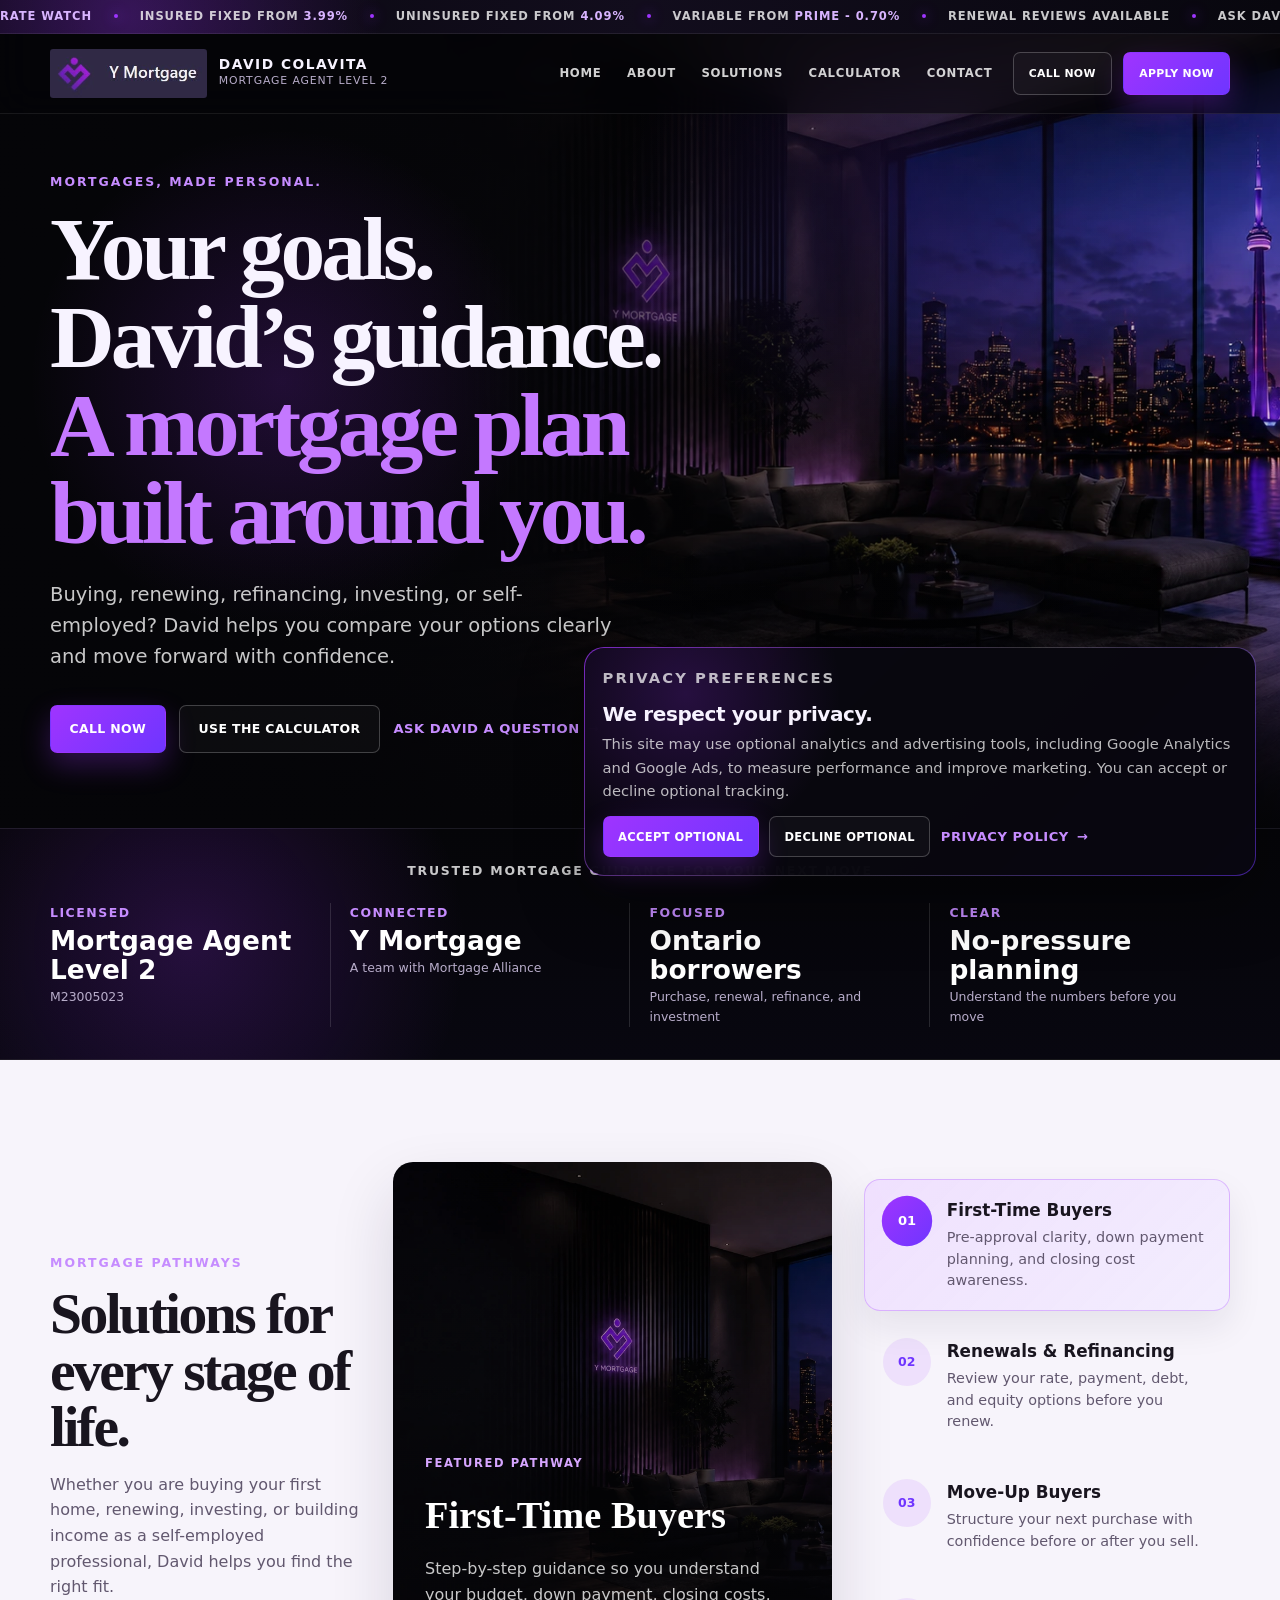
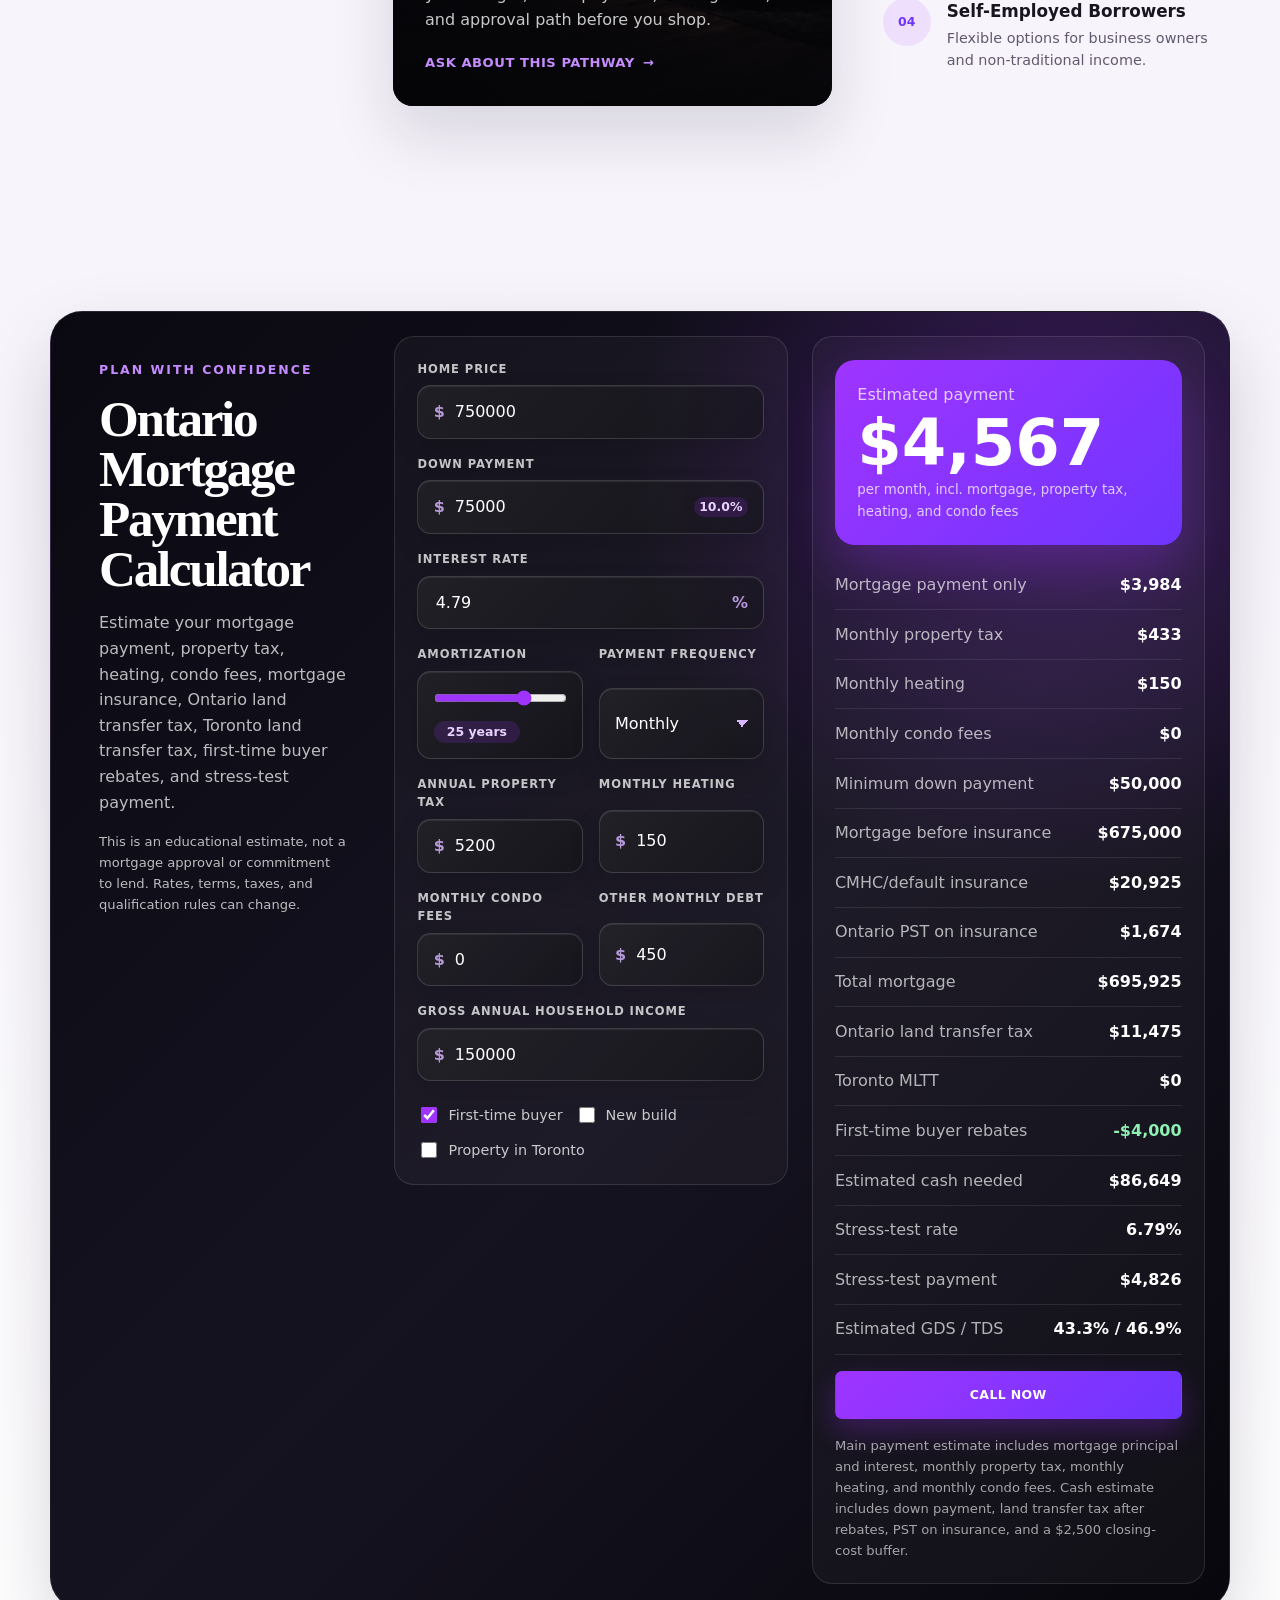
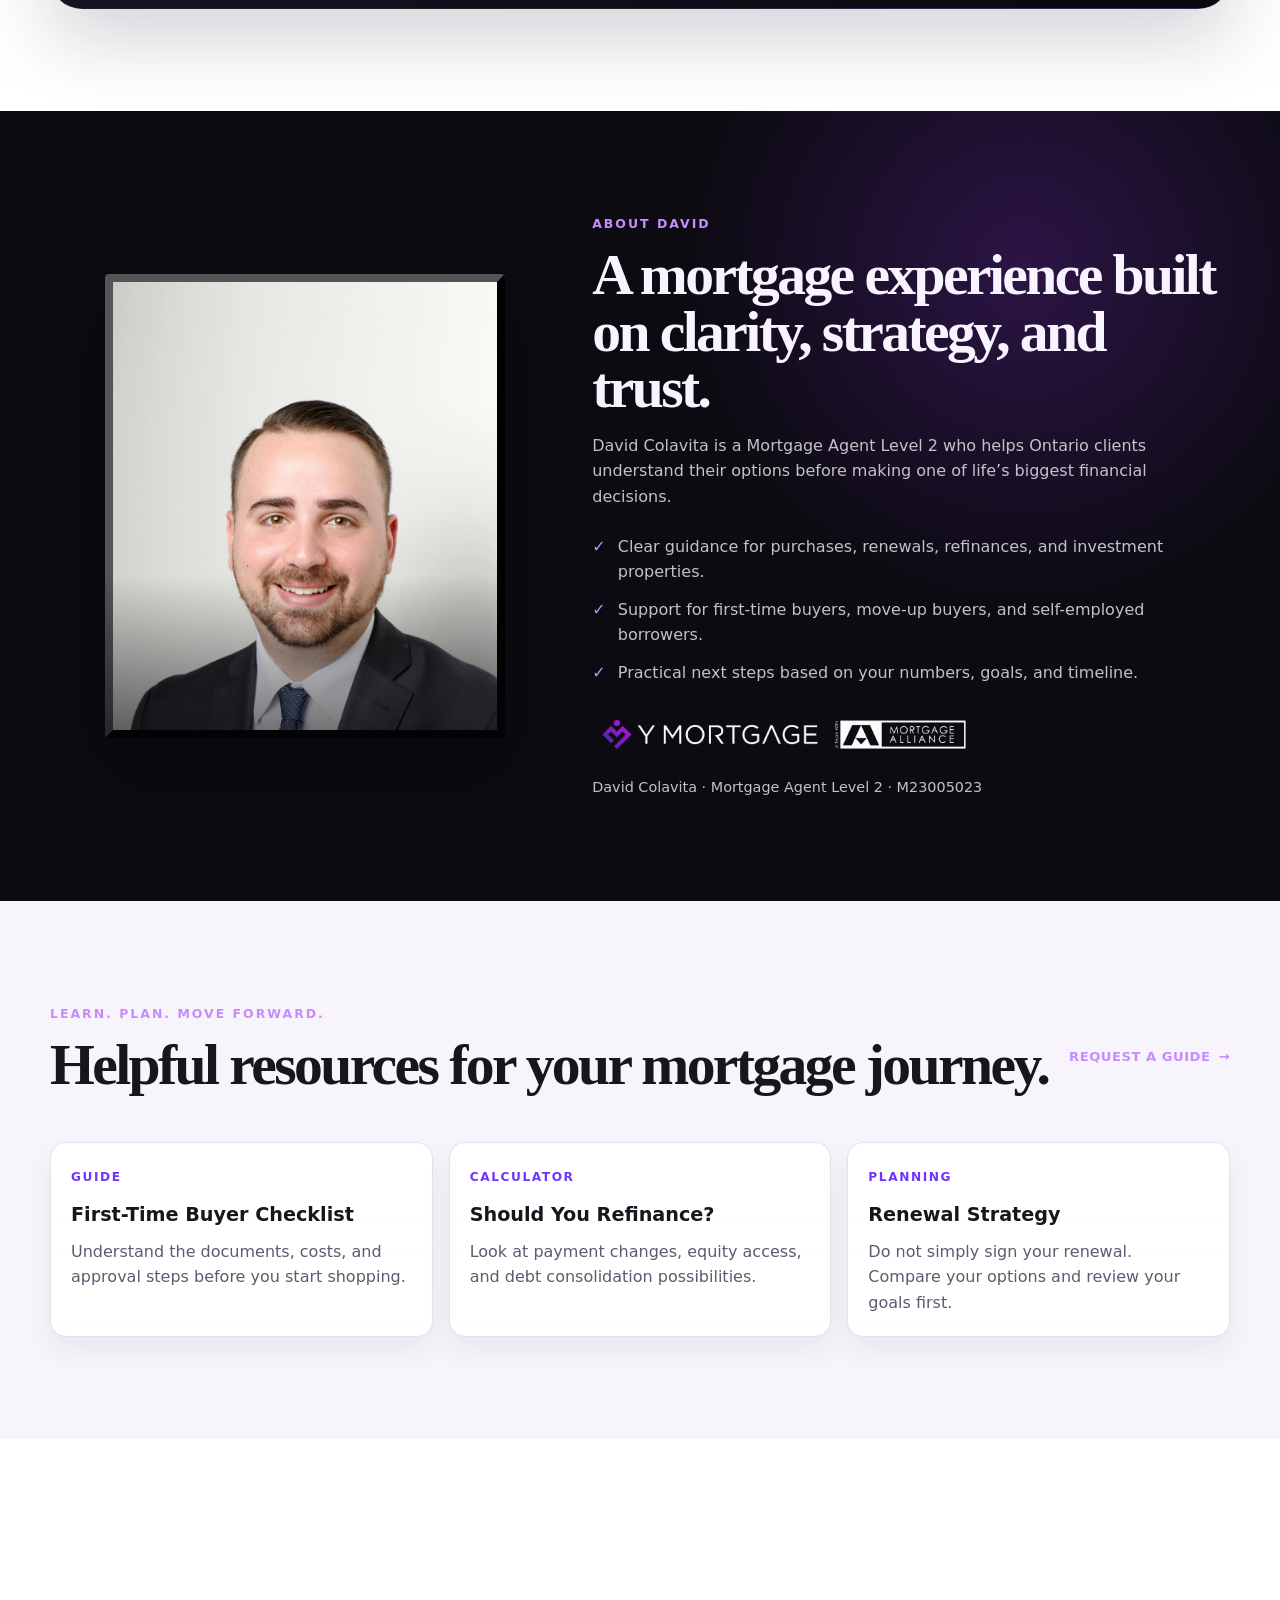
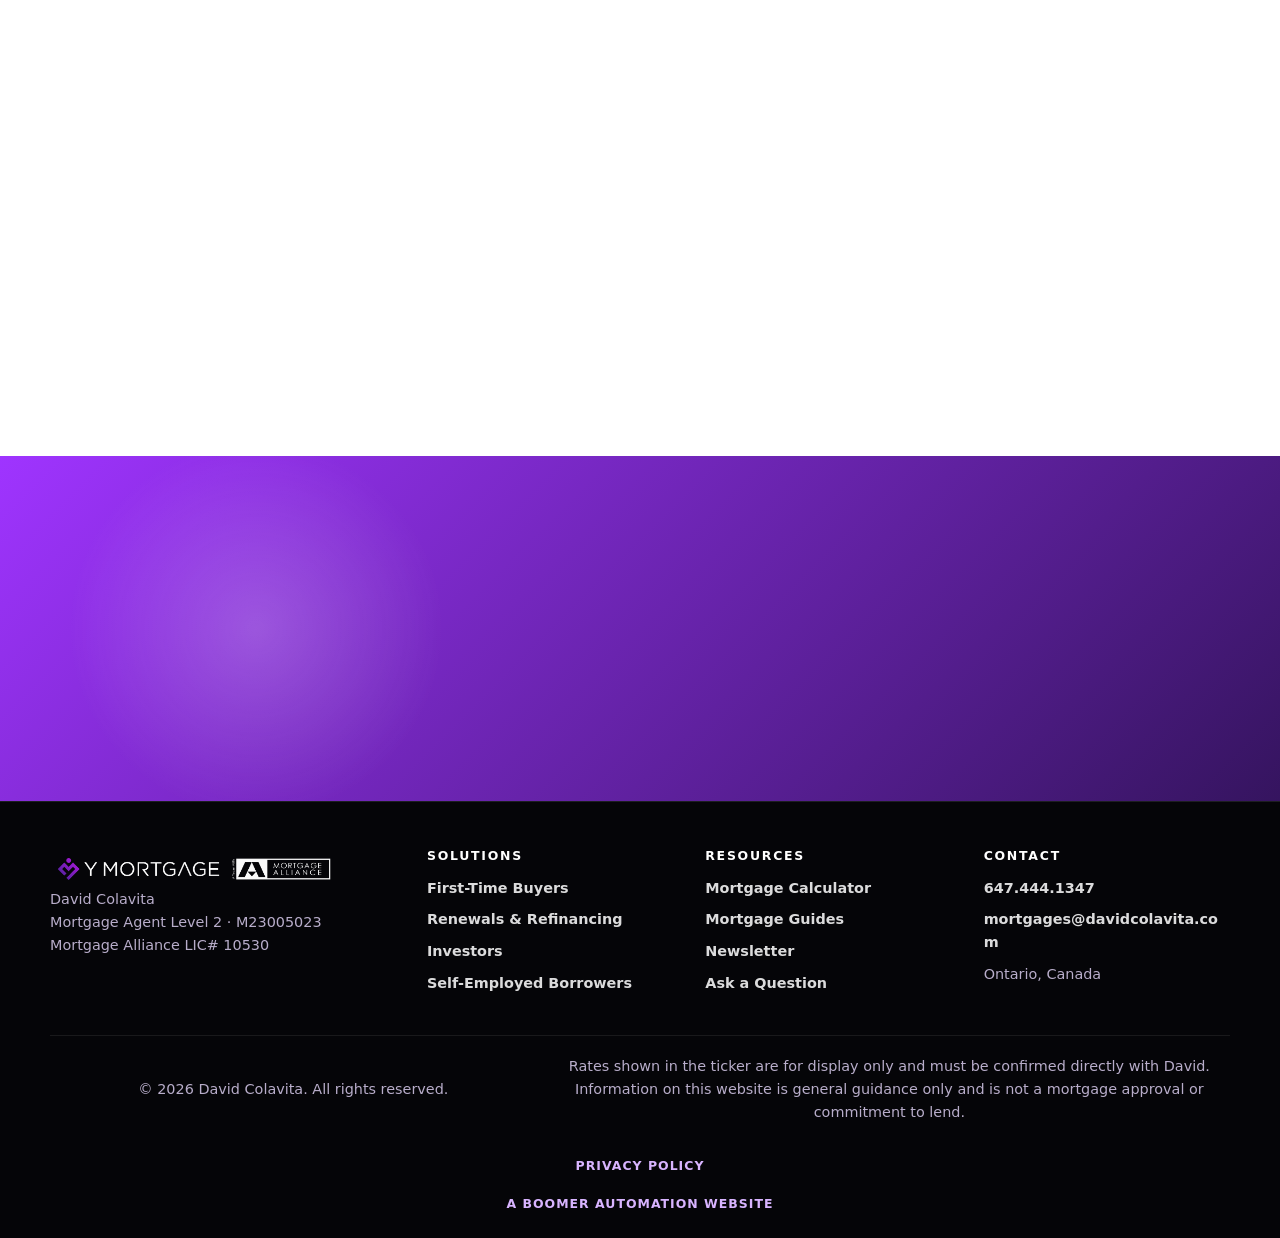
<file: index.html>
<!doctype html>
<html lang="en-CA">
  <head>
    <meta charset="utf-8" />
    <meta name="viewport" content="width=device-width, initial-scale=1" />

    <title>
      David Colavita Mortgage Agent Level 2 | Ontario Mortgage Guidance
    </title>
    <meta
      name="description"
      content="David Colavita is a Mortgage Agent Level 2 helping Ontario buyers, homeowners, investors, and self-employed borrowers compare mortgage options with clarity." />
    <meta name="robots" content="index,follow" />
    <link rel="canonical" href="https://davidcolavita.com/" />

    <!-- Open Graph / Facebook / LinkedIn -->
    <meta property="og:type" content="website" />
    <meta
      property="og:site_name"
      content="David Colavita Mortgage Agent Level 2" />
    <meta
      property="og:title"
      content="David Colavita Mortgage Agent Level 2 | Ontario Mortgage Guidance" />
    <meta
      property="og:description"
      content="Clear Ontario mortgage guidance for buying, renewing, refinancing, investing, and self-employed borrowing." />
    <meta property="og:url" content="https://davidcolavita.com/" />
    <meta
      property="og:image"
      content="https://davidcolavita.com/assets/images/og-david-colavita.v1.png" />
    <meta
      property="og:image:secure_url"
      content="https://davidcolavita.com/assets/images/og-david-colavita.v1.png" />
    <meta property="og:image:type" content="image/png" />
    <meta property="og:image:width" content="1200" />
    <meta property="og:image:height" content="630" />
    <meta
      property="og:image:alt"
      content="David Colavita Mortgage Agent Level 2 offering Ontario mortgage guidance." />
    <meta property="og:locale" content="en_CA" />

    <!-- Twitter / X -->
    <meta name="twitter:card" content="summary_large_image" />
    <meta
      name="twitter:title"
      content="David Colavita Mortgage Agent Level 2 | Ontario Mortgage Guidance" />
    <meta
      name="twitter:description"
      content="Clear Ontario mortgage guidance for buyers, homeowners, investors, and self-employed borrowers." />
    <meta
      name="twitter:image"
      content="https://davidcolavita.com/assets/images/og-david-colavita.v1.png" />
    <meta
      name="twitter:image:alt"
      content="David Colavita Mortgage Agent Level 2 offering Ontario mortgage guidance." />

    <!-- Local SEO -->
    <meta name="geo.region" content="CA-ON" />
    <meta name="geo.placename" content="Ontario" />
    <meta name="language" content="English" />
    <meta name="author" content="David Colavita" />

    <!-- Favicons -->
    <link
      rel="icon"
      type="image/png"
      sizes="32x32"
      href="assets/images/favicon.png" />
    <link
      rel="icon"
      type="image/png"
      sizes="192x192"
      href="assets/images/favicon.png" />
    <link rel="apple-touch-icon" href="assets/images/favicon.png" />
    <meta name="theme-color" content="#050508" />

    <!-- Performance -->
    <link
      rel="preload"
      as="image"
      href="assets/images/hero-david-colavita-banner.v1.webp"
      fetchpriority="high" />

    <!-- Styles -->
    <link rel="stylesheet" href="assets/css/global.v1.css" />
    <link rel="stylesheet" href="assets/css/home.v1.css" />

    <!-- Structured Data -->
    <script type="application/ld+json">
      {
        "@context": "https://schema.org",
        "@type": "FinancialService",
        "name": "David Colavita Mortgage Agent Level 2",
        "description": "Ontario mortgage guidance for home buyers, homeowners, investors, and self-employed borrowers.",
        "areaServed": {
          "@type": "AdministrativeArea",
          "name": "Ontario, Canada"
        },
        "telephone": "+1-647-444-1347",
        "email": "mortgages@davidcolavita.com",
        "url": "https://davidcolavita.com/",
        "image": "https://davidcolavita.com/assets/images/og-david-colavita.v1.png",
        "employee": {
          "@type": "Person",
          "name": "David Colavita",
          "jobTitle": "Mortgage Agent Level 2",
          "identifier": "M23005023"
        },
        "parentOrganization": {
          "@type": "Organization",
          "name": "Y Mortgage / Mortgage Alliance",
          "identifier": "LIC# 10530"
        }
      }
    </script>
  </head>

  <body>
    <a class="skip-link" href="#main">Skip to main content</a>

    <div id="siteHeaderMount"></div>

    <main id="main">
      <section class="hero" id="home" aria-labelledby="heroTitle">
        <div class="hero__shade" aria-hidden="true"></div>

        <div class="container hero__inner">
          <div class="hero__copy reveal-up">
            <p class="eyebrow">Mortgages, made personal.</p>
            <h1 id="heroTitle">
              Your goals.<br />
              David’s guidance.<br />
              <span>A mortgage plan built around you.</span>
            </h1>
            <p class="hero__lead">
              Buying, renewing, refinancing, investing, or self-employed? David
              helps you compare your options clearly and move forward with
              confidence.
            </p>

            <div class="hero__actions" aria-label="Primary actions">
              <a class="btn btn--primary" href="tel:+16474441347">Call Now</a>
              <a class="btn btn--ghost" href="#calculator"
                >Use the Calculator</a
              >
              <button
                class="text-link text-link--button"
                type="button"
                data-open-mortgage-form
                data-form-source="Hero Inquiry">
                Ask David a question
              </button>
            </div>
          </div>
        </div>
      </section>

      <section
        class="trust-strip"
        aria-label="David Colavita credentials and service style">
        <div class="container trust-strip__inner">
          <p class="trust-strip__intro">
            Trusted mortgage guidance for your next move
          </p>

          <div class="trust-strip__items">
            <article class="trust-item reveal-up">
              <span class="trust-item__kicker">Licensed</span>
              <strong>Mortgage Agent Level 2</strong>
              <span>M23005023</span>
            </article>

            <article class="trust-item reveal-up">
              <span class="trust-item__kicker">Connected</span>
              <strong>Y Mortgage</strong>
              <span>A team with Mortgage Alliance</span>
            </article>

            <article class="trust-item reveal-up">
              <span class="trust-item__kicker">Focused</span>
              <strong>Ontario borrowers</strong>
              <span>Purchase, renewal, refinance, and investment</span>
            </article>

            <article class="trust-item reveal-up">
              <span class="trust-item__kicker">Clear</span>
              <strong>No-pressure planning</strong>
              <span>Understand the numbers before you move</span>
            </article>
          </div>
        </div>
      </section>

      <section
        class="pathways section"
        id="solutions"
        aria-labelledby="pathwaysTitle">
        <div class="container pathways__grid">
          <div class="section-heading reveal-up">
            <p class="eyebrow">Mortgage pathways</p>
            <h2 id="pathwaysTitle">Solutions for every stage of life.</h2>
            <p>
              Whether you are buying your first home, renewing, investing, or
              building income as a self-employed professional, David helps you
              find the right fit.
            </p>
          </div>

          <article class="pathway-feature reveal-up" data-pathway-feature>
            <div class="pathway-feature__image" aria-hidden="true"></div>
            <div class="pathway-feature__content">
              <span class="pathway-feature__label">Featured pathway</span>
              <h3 data-feature-title>First-Time Buyers</h3>
              <p data-feature-copy>
                Step-by-step guidance so you understand your budget, down
                payment, closing costs, and approval path before you shop.
              </p>
              <button
                class="text-link text-link--button"
                type="button"
                data-open-mortgage-form
                data-form-source="Pathway CTA">
                Ask about this pathway
              </button>
            </div>
          </article>

          <div class="pathway-list" aria-label="Mortgage solution options">
            <button
              class="pathway-row is-active reveal-up"
              type="button"
              data-pathway-title="First-Time Buyers"
              data-pathway-copy="Step-by-step guidance so you understand your budget, down payment, closing costs, and approval path before you shop.">
              <span class="pathway-row__icon" aria-hidden="true">01</span>
              <span>
                <strong>First-Time Buyers</strong>
                <small
                  >Pre-approval clarity, down payment planning, and closing cost
                  awareness.</small
                >
              </span>
            </button>

            <button
              class="pathway-row reveal-up"
              type="button"
              data-pathway-title="Renewals & Refinancing"
              data-pathway-copy="Review your current mortgage, payment goals, equity position, and lender options before accepting a renewal offer.">
              <span class="pathway-row__icon" aria-hidden="true">02</span>
              <span>
                <strong>Renewals & Refinancing</strong>
                <small
                  >Review your rate, payment, debt, and equity options before
                  you renew.</small
                >
              </span>
            </button>

            <button
              class="pathway-row reveal-up"
              type="button"
              data-pathway-title="Move-Up Buyers"
              data-pathway-copy="Plan your next purchase with a clear look at timing, affordability, bridge financing questions, and approval requirements.">
              <span class="pathway-row__icon" aria-hidden="true">03</span>
              <span>
                <strong>Move-Up Buyers</strong>
                <small
                  >Structure your next purchase with confidence before or after
                  you sell.</small
                >
              </span>
            </button>

            <button
              class="pathway-row reveal-up"
              type="button"
              data-pathway-title="Self-Employed Borrowers"
              data-pathway-copy="Explore flexible lending options designed for business owners, contractors, incorporated professionals, and non-traditional income.">
              <span class="pathway-row__icon" aria-hidden="true">04</span>
              <span>
                <strong>Self-Employed Borrowers</strong>
                <small
                  >Flexible options for business owners and non-traditional
                  income.</small
                >
              </span>
            </button>
          </div>
        </div>
      </section>

      <section
        class="calculator section"
        id="calculator"
        aria-labelledby="calculatorTitle">
        <div class="container calculator__shell reveal-up">
          <div class="calculator__intro">
            <p class="eyebrow">Plan with confidence</p>
            <h2 id="calculatorTitle">Ontario Mortgage Payment Calculator</h2>
            <p>
              Estimate your mortgage payment, property tax, heating, condo fees,
              mortgage insurance, Ontario land transfer tax, Toronto land
              transfer tax, first-time buyer rebates, and stress-test payment.
            </p>
            <p class="fine-print">
              This is an educational estimate, not a mortgage approval or
              commitment to lend. Rates, terms, taxes, and qualification rules
              can change.
            </p>
          </div>

          <form
            class="calculator-form"
            id="mortgageCalculator"
            aria-label="Ontario mortgage calculator">
            <div class="field-group">
              <label for="homePrice">Home price</label>
              <div class="input-wrap">
                <span>$</span>
                <input
                  id="homePrice"
                  name="homePrice"
                  type="number"
                  min="50000"
                  step="1000"
                  value="750000"
                  inputmode="decimal" />
              </div>
            </div>

            <div class="field-group">
              <label for="downPayment">Down payment</label>
              <div class="input-wrap input-wrap--split">
                <span>$</span>
                <input
                  id="downPayment"
                  name="downPayment"
                  type="number"
                  min="0"
                  step="1000"
                  value="75000"
                  inputmode="decimal" />
                <output id="downPaymentPercent" for="homePrice downPayment"
                  >10%</output
                >
              </div>
            </div>

            <div class="field-group">
              <label for="interestRate">Interest rate</label>
              <div class="input-wrap input-wrap--suffix">
                <input
                  id="interestRate"
                  name="interestRate"
                  type="number"
                  min="0.1"
                  max="25"
                  step="0.01"
                  value="4.79"
                  inputmode="decimal" />
                <span>%</span>
              </div>
            </div>

            <div class="field-grid field-grid--two">
              <div class="field-group field-group--range">
                <label for="amortization">Amortization</label>

                <div class="range-control">
                  <input
                    id="amortization"
                    name="amortization"
                    type="range"
                    min="1"
                    max="35"
                    step="1"
                    value="25"
                    aria-describedby="amortizationValue" />

                  <output id="amortizationValue" for="amortization">
                    25 years
                  </output>
                </div>
              </div>

              <div class="field-group">
                <label for="frequency">Payment frequency</label>
                <select id="frequency" name="frequency">
                  <option value="12" selected>Monthly</option>
                  <option value="24">Semi-monthly</option>
                  <option value="26">Bi-weekly</option>
                  <option value="52">Weekly</option>
                </select>
              </div>
            </div>

            <div class="field-grid field-grid--two">
              <div class="field-group">
                <label for="propertyTax">Annual property tax</label>
                <div class="input-wrap">
                  <span>$</span>
                  <input
                    id="propertyTax"
                    name="propertyTax"
                    type="number"
                    min="0"
                    step="100"
                    value="5200"
                    inputmode="decimal" />
                </div>
              </div>

              <div class="field-group">
                <label for="heatingCost">Monthly heating</label>
                <div class="input-wrap">
                  <span>$</span>
                  <input
                    id="heatingCost"
                    name="heatingCost"
                    type="number"
                    min="0"
                    step="10"
                    value="150"
                    inputmode="decimal" />
                </div>
              </div>
            </div>

            <div class="field-grid field-grid--two">
              <div class="field-group">
                <label for="condoFees">Monthly condo fees</label>
                <div class="input-wrap">
                  <span>$</span>
                  <input
                    id="condoFees"
                    name="condoFees"
                    type="number"
                    min="0"
                    step="25"
                    value="0"
                    inputmode="decimal" />
                </div>
              </div>

              <div class="field-group">
                <label for="monthlyDebt">Other monthly debt</label>
                <div class="input-wrap">
                  <span>$</span>
                  <input
                    id="monthlyDebt"
                    name="monthlyDebt"
                    type="number"
                    min="0"
                    step="25"
                    value="450"
                    inputmode="decimal" />
                </div>
              </div>
            </div>

            <div class="field-group">
              <label for="grossIncome">Gross annual household income</label>
              <div class="input-wrap">
                <span>$</span>
                <input
                  id="grossIncome"
                  name="grossIncome"
                  type="number"
                  min="0"
                  step="1000"
                  value="150000"
                  inputmode="decimal" />
              </div>
            </div>

            <div class="toggle-row" aria-label="Buyer and property options">
              <label class="check-option">
                <input
                  id="firstTimeBuyer"
                  name="firstTimeBuyer"
                  type="checkbox"
                  checked />
                <span>First-time buyer</span>
              </label>

              <label class="check-option">
                <input id="newBuild" name="newBuild" type="checkbox" />
                <span>New build</span>
              </label>

              <label class="check-option">
                <input id="inToronto" name="inToronto" type="checkbox" />
                <span>Property in Toronto</span>
              </label>
            </div>
          </form>

          <aside
            class="calculator-results"
            aria-live="polite"
            aria-label="Mortgage estimate results">
            <div class="result-card result-card--hero">
              <span>Estimated payment</span>
              <strong data-result="payment">$0</strong>
              <small data-result="paymentLabel"
                >per month, incl. mortgage, property tax, heating, and condo
                fees</small
              >
            </div>

            <dl class="result-list">
              <div>
                <dt>Mortgage payment only</dt>
                <dd data-result="principalInterest">$0</dd>
              </div>
              <div>
                <dt>Monthly property tax</dt>
                <dd data-result="propertyTaxMonthly">$0</dd>
              </div>
              <div>
                <dt>Monthly heating</dt>
                <dd data-result="heatingMonthly">$0</dd>
              </div>
              <div>
                <dt>Monthly condo fees</dt>
                <dd data-result="condoFeesMonthly">$0</dd>
              </div>
              <div>
                <dt>Minimum down payment</dt>
                <dd data-result="minDownPayment">$0</dd>
              </div>
              <div>
                <dt>Mortgage before insurance</dt>
                <dd data-result="baseMortgage">$0</dd>
              </div>
              <div>
                <dt>CMHC/default insurance</dt>
                <dd data-result="insurancePremium">$0</dd>
              </div>
              <div>
                <dt>Ontario PST on insurance</dt>
                <dd data-result="insurancePst">$0</dd>
              </div>
              <div>
                <dt>Total mortgage</dt>
                <dd data-result="totalMortgage">$0</dd>
              </div>
              <div>
                <dt>Ontario land transfer tax</dt>
                <dd data-result="ontarioLtt">$0</dd>
              </div>
              <div>
                <dt>Toronto MLTT</dt>
                <dd data-result="torontoLtt">$0</dd>
              </div>
              <div>
                <dt>First-time buyer rebates</dt>
                <dd class="positive" data-result="rebates">-$0</dd>
              </div>
              <div>
                <dt>Estimated cash needed</dt>
                <dd data-result="cashNeeded">$0</dd>
              </div>
              <div>
                <dt>Stress-test rate</dt>
                <dd data-result="stressRate">0%</dd>
              </div>
              <div>
                <dt>Stress-test payment</dt>
                <dd data-result="stressPayment">$0</dd>
              </div>
              <div>
                <dt>Estimated GDS / TDS</dt>
                <dd data-result="debtRatios">0% / 0%</dd>
              </div>
            </dl>

            <div class="calculator-warning" data-result="warnings" hidden></div>

            <a class="btn btn--primary btn--full" href="tel:+16474441347"
              >Call Now</a
            >
            <p class="fine-print fine-print--results">
              Main payment estimate includes mortgage principal and interest,
              monthly property tax, monthly heating, and monthly condo fees.
              Cash estimate includes down payment, land transfer tax after
              rebates, PST on insurance, and a $2,500 closing-cost buffer.
            </p>
          </aside>
        </div>
      </section>

      <section
        class="about section section--dark"
        id="about"
        aria-labelledby="aboutTitle">
        <div class="container about__grid">
          <div class="about__image reveal-up">
            <img
              src="assets/images/david-colavita-headshot.v1.webp"
              alt="Portrait of David Colavita"
              loading="lazy" />
          </div>

          <div class="about__content reveal-up">
            <p class="eyebrow">About David</p>
            <h2 id="aboutTitle">
              A mortgage experience built on clarity, strategy, and trust.
            </h2>
            <p>
              David Colavita is a Mortgage Agent Level 2 who helps Ontario
              clients understand their options before making one of life’s
              biggest financial decisions.
            </p>

            <ul class="check-list">
              <li>
                Clear guidance for purchases, renewals, refinances, and
                investment properties.
              </li>
              <li>
                Support for first-time buyers, move-up buyers, and self-employed
                borrowers.
              </li>
              <li>
                Practical next steps based on your numbers, goals, and timeline.
              </li>
            </ul>

            <div class="credential-card">
              <img
                src="assets/images/y-mortgage-logo-horizontal-light.v2.png"
                alt="Y Mortgage, a team with Mortgage Alliance"
                loading="lazy" />
              <p>David Colavita · Mortgage Agent Level 2 · M23005023</p>
            </div>
          </div>
        </div>
      </section>

      <section
        class="resources section"
        id="resources"
        aria-labelledby="resourcesTitle">
        <div class="container">
          <div class="resources__top reveal-up">
            <div>
              <p class="eyebrow">Learn. Plan. Move forward.</p>
              <h2 id="resourcesTitle">
                Helpful resources for your mortgage journey.
              </h2>
            </div>
            <button
              class="text-link text-link--button"
              type="button"
              data-open-mortgage-form
              data-form-source="Resources CTA">
              Request a guide
            </button>
          </div>

          <div class="resource-grid">
            <article class="resource-card reveal-up">
              <span>Guide</span>
              <h3>First-Time Buyer Checklist</h3>
              <p>
                Understand the documents, costs, and approval steps before you
                start shopping.
              </p>
            </article>

            <article class="resource-card reveal-up">
              <span>Calculator</span>
              <h3>Should You Refinance?</h3>
              <p>
                Look at payment changes, equity access, and debt consolidation
                possibilities.
              </p>
            </article>

            <article class="resource-card reveal-up">
              <span>Planning</span>
              <h3>Renewal Strategy</h3>
              <p>
                Do not simply sign your renewal. Compare your options and review
                your goals first.
              </p>
            </article>
          </div>
        </div>
      </section>

      <section
        class="newsletter section"
        id="newsletter"
        aria-labelledby="newsletterTitle">
        <div class="container newsletter__shell reveal-up">
          <div class="newsletter__copy">
            <p class="eyebrow">Newsletter</p>
            <h2 id="newsletterTitle">Mortgage updates without the noise.</h2>
            <p>
              Sign up for occasional mortgage tips, rate-watch notes, renewal
              reminders, and practical planning insights from David.
            </p>
            <p class="fine-print">
              Newsletter signups can be reviewed manually or added into David’s
              CRM/newsletter system later.
            </p>
          </div>

          <form
            class="newsletter-form"
            name="newsletter-signup"
            method="POST"
            action="thank-you.html"
            data-netlify="true"
            netlify-honeypot="bot-field">
            <input type="hidden" name="form-name" value="newsletter-signup" />

            <p class="form-hidden">
              <label>
                Do not fill this out if you are human:
                <input name="bot-field" />
              </label>
            </p>

            <div class="form-field">
              <label for="newsletterName">Name</label>
              <input
                id="newsletterName"
                name="name"
                type="text"
                autocomplete="name" />
            </div>

            <div class="form-field">
              <label for="newsletterEmail">Email address</label>
              <input
                id="newsletterEmail"
                name="email"
                type="email"
                autocomplete="email"
                required />
            </div>

            <label class="form-consent">
              <input
                type="checkbox"
                name="newsletter_consent"
                value="Yes"
                required />
              <span>
                I agree to receive mortgage-related updates from David Colavita.
                I understand I can unsubscribe later.
              </span>
            </label>

            <button class="btn btn--primary btn--full" type="submit">
              Sign up for updates
            </button>
          </form>
        </div>
      </section>

      <section class="final-cta" id="contact" aria-labelledby="ctaTitle">
        <div class="container final-cta__inner reveal-up">
          <div>
            <p class="eyebrow">Ready to talk?</p>
            <h2 id="ctaTitle">Let’s create a plan that moves you forward.</h2>
            <p>
              Call David or send an inquiry to start with a clear conversation
              about your next step.
            </p>
          </div>

          <div class="final-cta__actions">
            <a class="btn btn--light" href="tel:+16474441347">647.444.1347</a>
            <a class="btn btn--light" href="mailto:mortgages@davidcolavita.com"
              >mortgages@davidcolavita.com</a
            >
          </div>
        </div>
      </section>

      <section
        class="mortgage-form-modal"
        id="mortgageInquiry"
        aria-labelledby="mortgageFormTitle"
        aria-hidden="true"
        hidden>
        <div
          class="mortgage-form-modal__backdrop"
          data-form-close
          aria-hidden="true"></div>

        <div class="mortgage-form-modal__panel" role="dialog" aria-modal="true">
          <button
            class="mortgage-form-modal__close"
            type="button"
            data-form-close
            aria-label="Close mortgage inquiry form">
            ×
          </button>

          <div class="mortgage-form-modal__intro">
            <p class="eyebrow">Mortgage inquiry</p>
            <h2 id="mortgageFormTitle">Start with a clear conversation.</h2>
            <p>
              Send David a few details and he will follow up about your mortgage
              goals.
            </p>
          </div>

          <form
            class="mortgage-form"
            name="mortgage-inquiry"
            method="POST"
            action="thank-you.html"
            data-netlify="true"
            netlify-honeypot="bot-field"
            data-mortgage-form>
            <input type="hidden" name="form-name" value="mortgage-inquiry" />
            <input
              type="hidden"
              name="source"
              value="Website inquiry"
              data-form-source-field />
            <input
              type="hidden"
              name="selected_pathway"
              value=""
              data-form-pathway-field />

            <p class="form-hidden">
              <label>
                Do not fill this out if you are human:
                <input name="bot-field" />
              </label>
            </p>

            <div class="mortgage-form__grid">
              <div class="form-field">
                <label for="inquiryName">Full name</label>
                <input
                  id="inquiryName"
                  name="name"
                  type="text"
                  autocomplete="name"
                  required />
              </div>

              <div class="form-field">
                <label for="inquiryEmail">Email address</label>
                <input
                  id="inquiryEmail"
                  name="email"
                  type="email"
                  autocomplete="email"
                  required />
              </div>
            </div>

            <div class="mortgage-form__grid">
              <div class="form-field">
                <label for="inquiryPhone">Phone number</label>
                <input
                  id="inquiryPhone"
                  name="phone"
                  type="tel"
                  autocomplete="tel"
                  required />
              </div>

              <div class="form-field">
                <label for="mortgageInterest">I am interested in</label>
                <select id="mortgageInterest" name="mortgage_interest" required>
                  <option value="">Select one</option>
                  <option value="First-Time Buyers">First-Time Buyers</option>
                  <option value="Renewals & Refinancing">
                    Renewals & Refinancing
                  </option>
                  <option value="Move-Up Buyers">Move-Up Buyers</option>
                  <option value="Self-Employed Borrowers">
                    Self-Employed Borrowers
                  </option>
                  <option value="General Mortgage Question">
                    General Mortgage Question
                  </option>
                </select>
              </div>
            </div>

            <div class="form-field">
              <label for="inquiryMessage">Message</label>
              <textarea
                id="inquiryMessage"
                name="message"
                rows="5"
                placeholder="Tell David a little about your situation, timeline, or question."></textarea>
            </div>

            <label class="form-consent">
              <input
                type="checkbox"
                name="consent_to_contact"
                value="Yes"
                required />
              <span>
                I agree that David Colavita may use the information provided to
                respond to my inquiry and may add my inquiry to his CRM for
                follow-up. I understand this is not a mortgage approval or
                commitment to lend.
              </span>
            </label>

            <label class="form-consent">
              <input type="checkbox" name="newsletter_opt_in" value="Yes" />
              <span>
                I would also like to receive occasional mortgage updates,
                rate-watch notes, renewal reminders, and planning tips from
                David Colavita.
              </span>
            </label>

            <p class="form-note">
              Please do not submit Social Insurance Numbers, banking passwords,
              full account numbers, or sensitive financial documents through
              this form. See the
              <a href="privacy.html">Privacy Policy</a>.
            </p>

            <button class="btn btn--primary btn--full" type="submit">
              Send inquiry to David
            </button>
          </form>
        </div>
      </section>
    </main>

    <div id="siteFooterMount"></div>

    <script src="assets/js/global.v1.js" defer></script>
    <script src="assets/js/mortgage-calculator.v1.js" defer></script>
  </body>
</html>
</file>
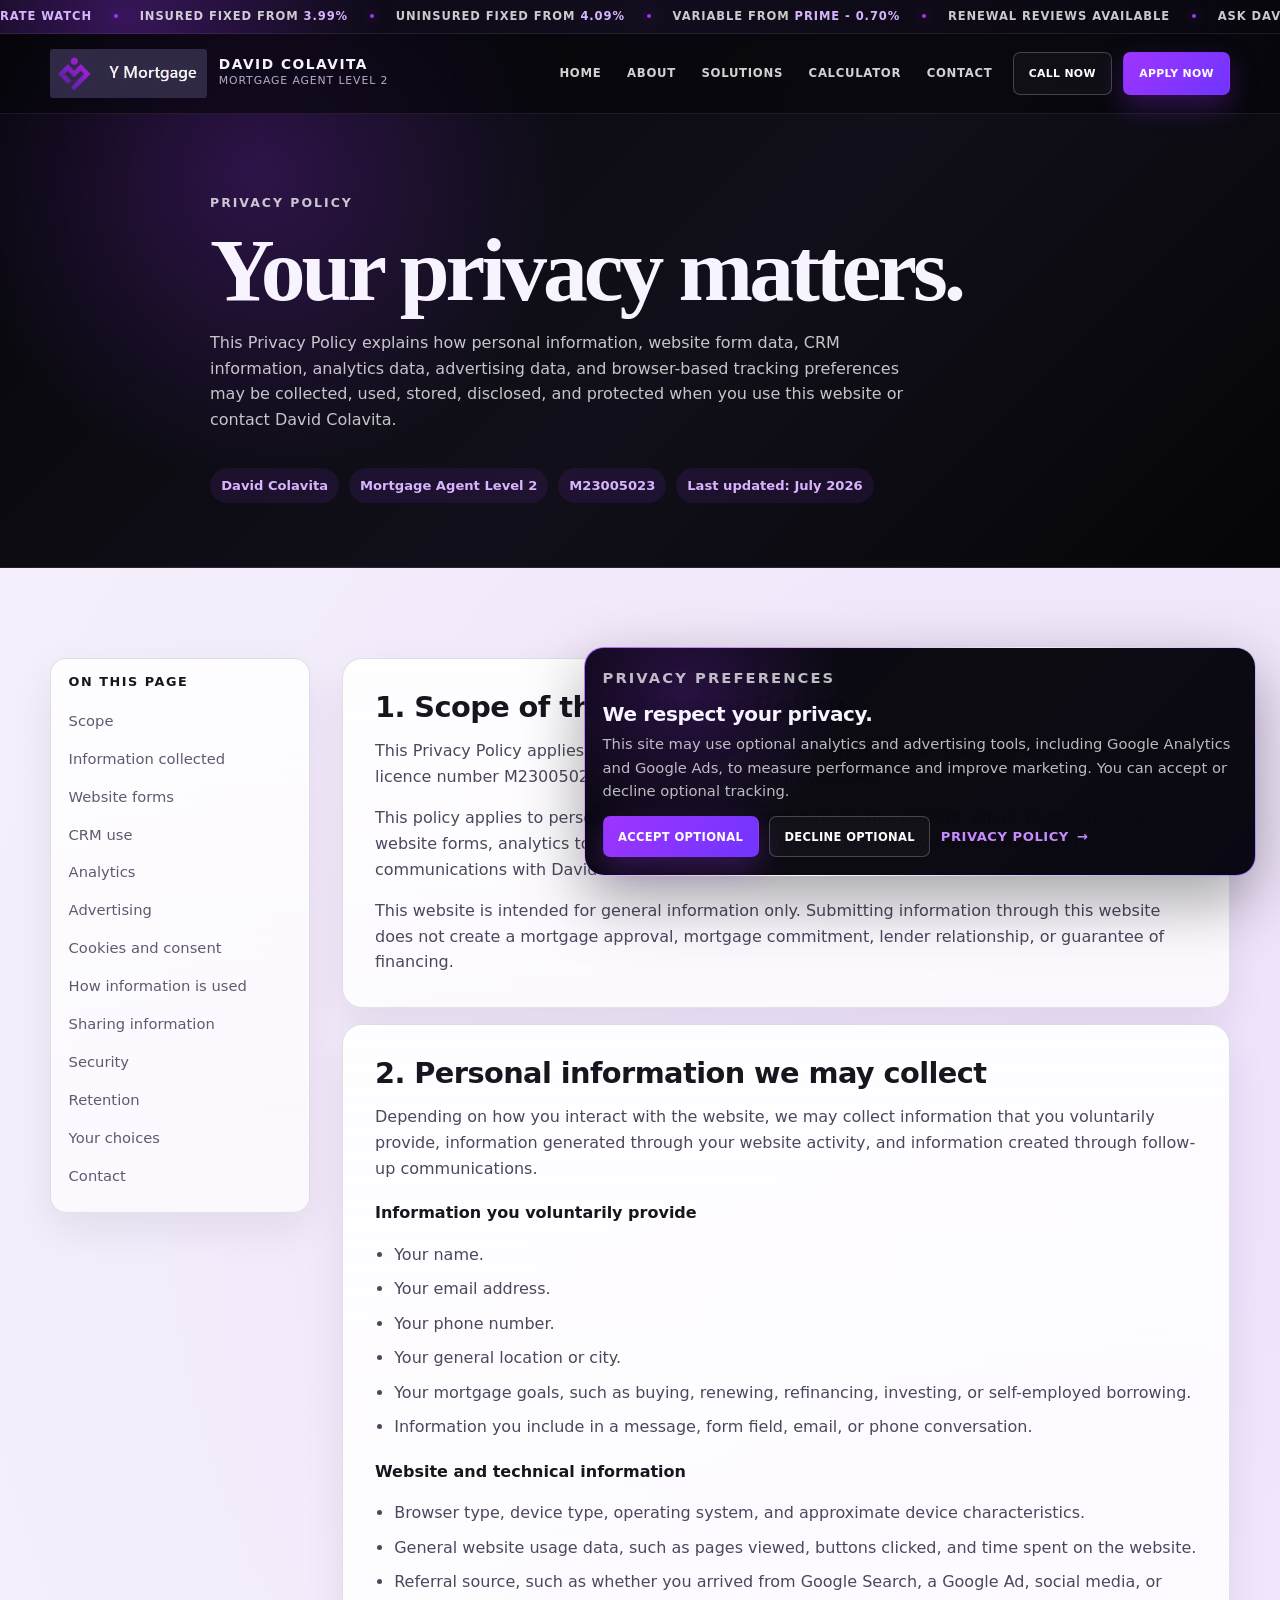
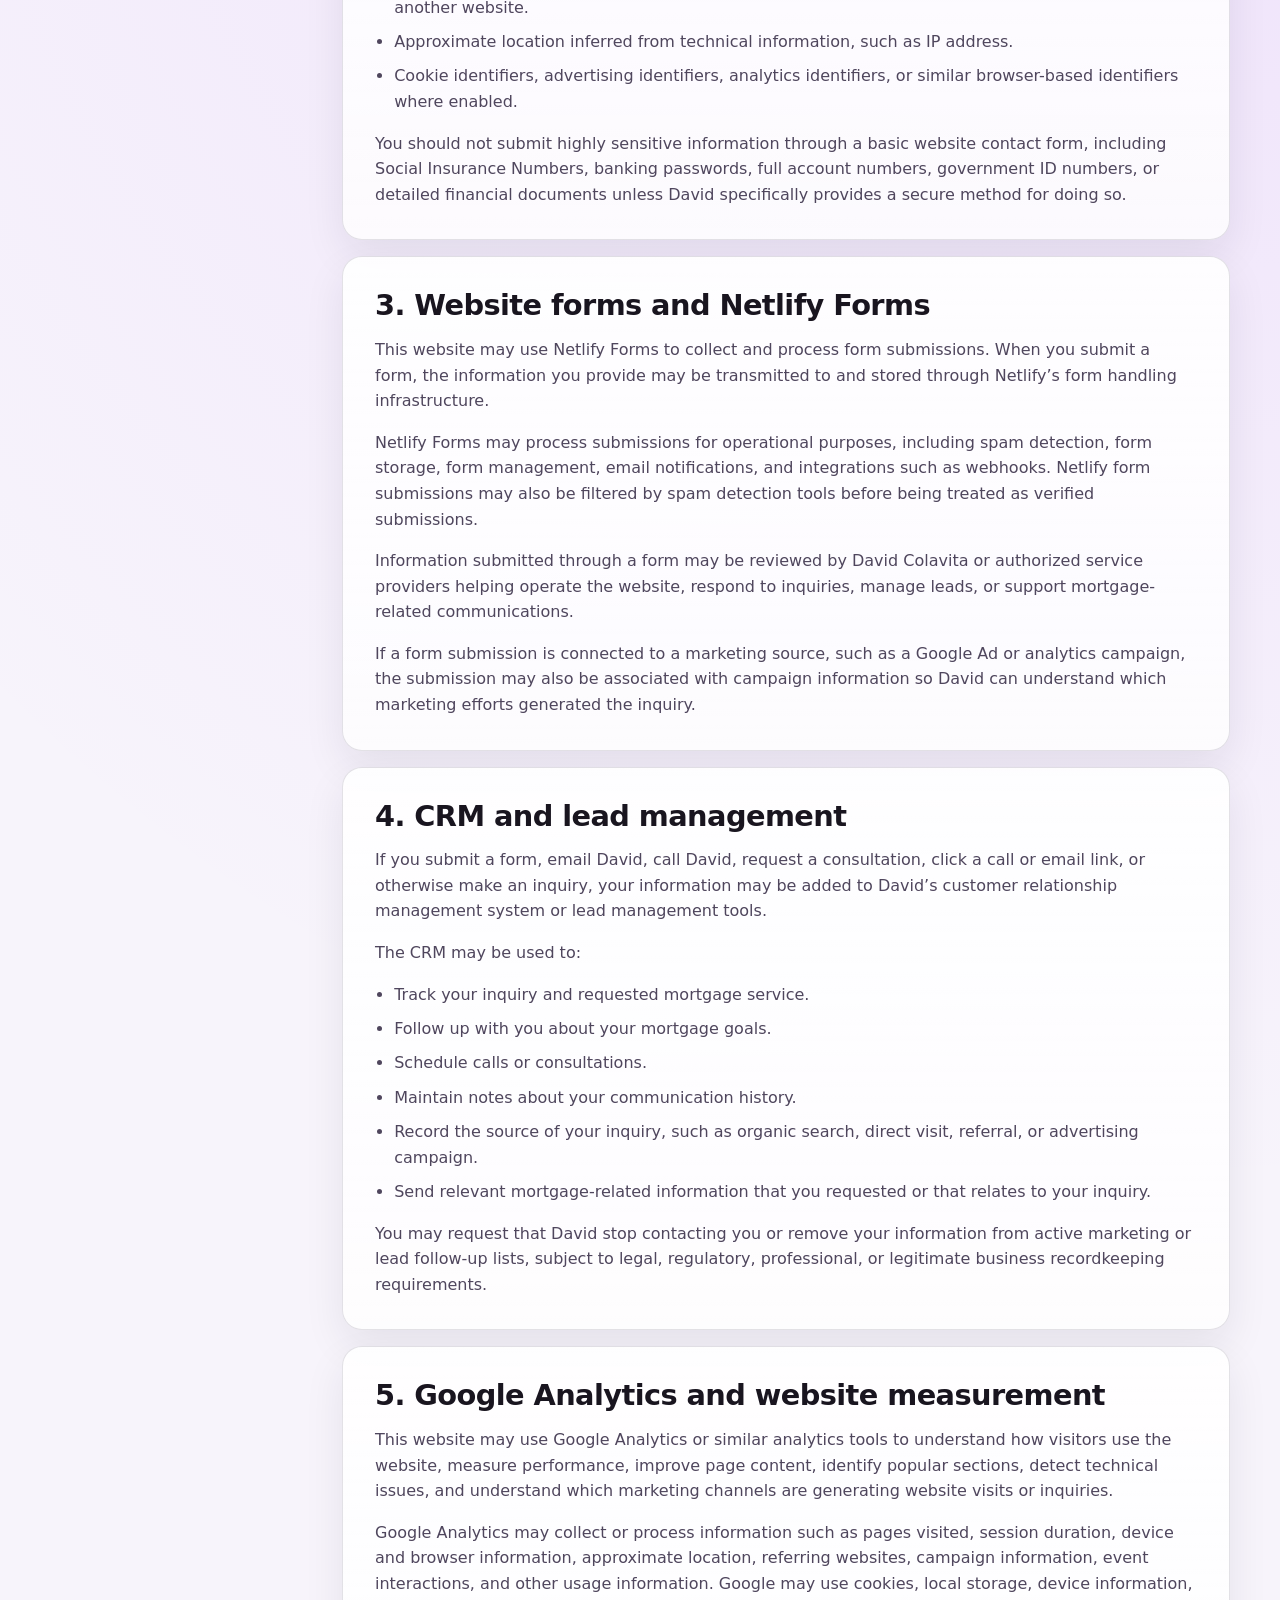
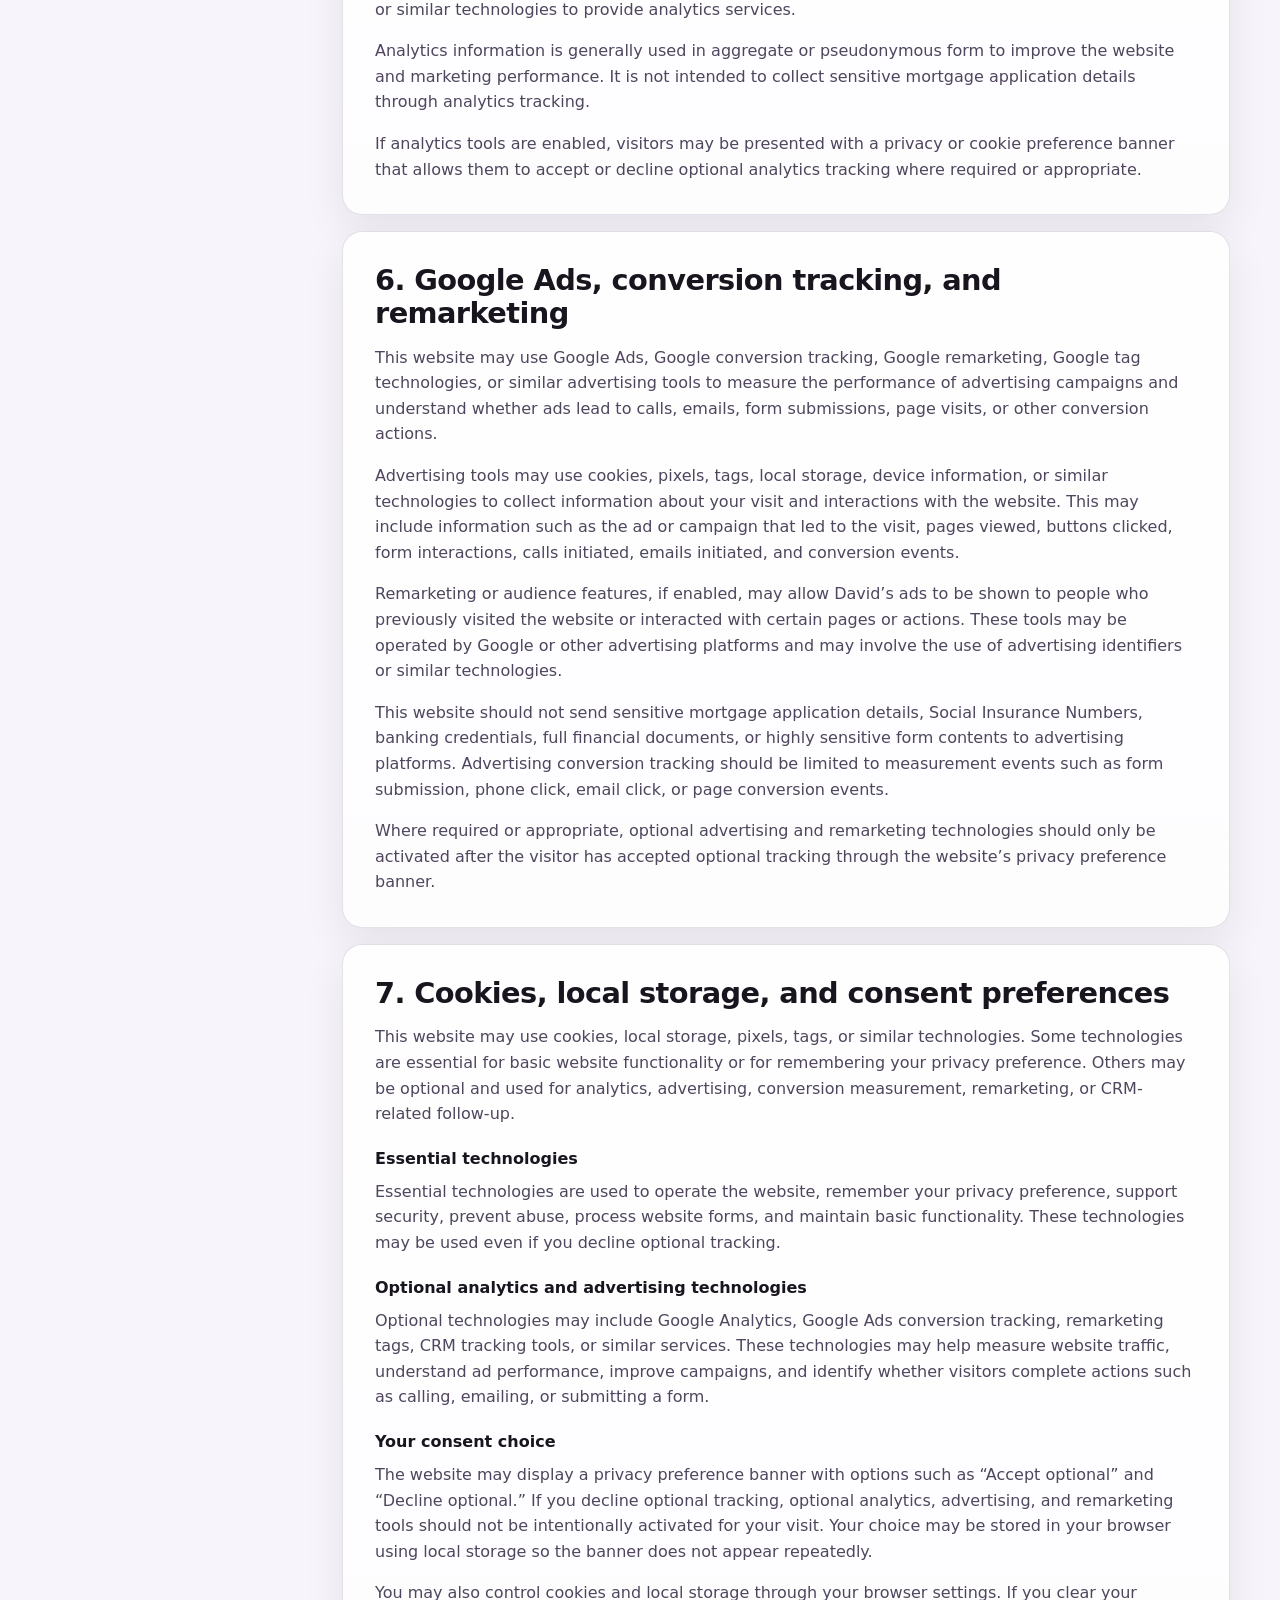
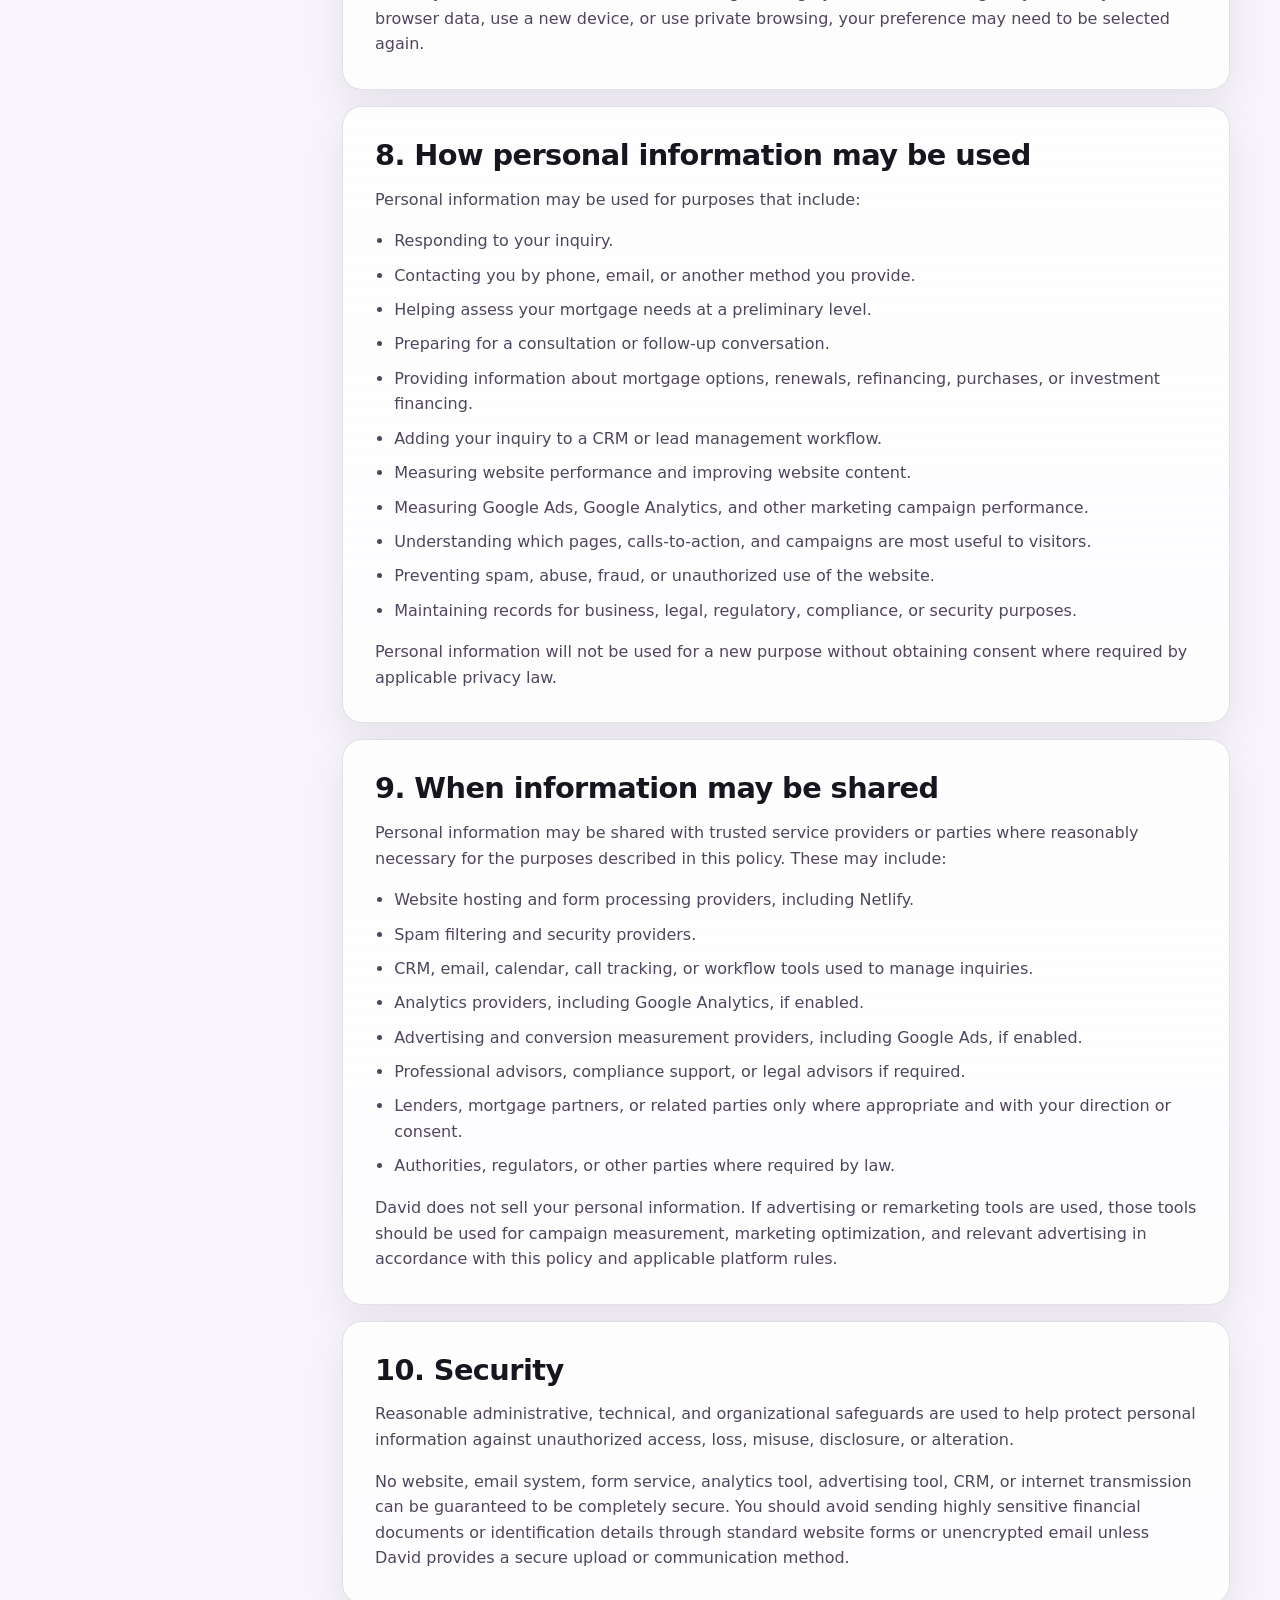
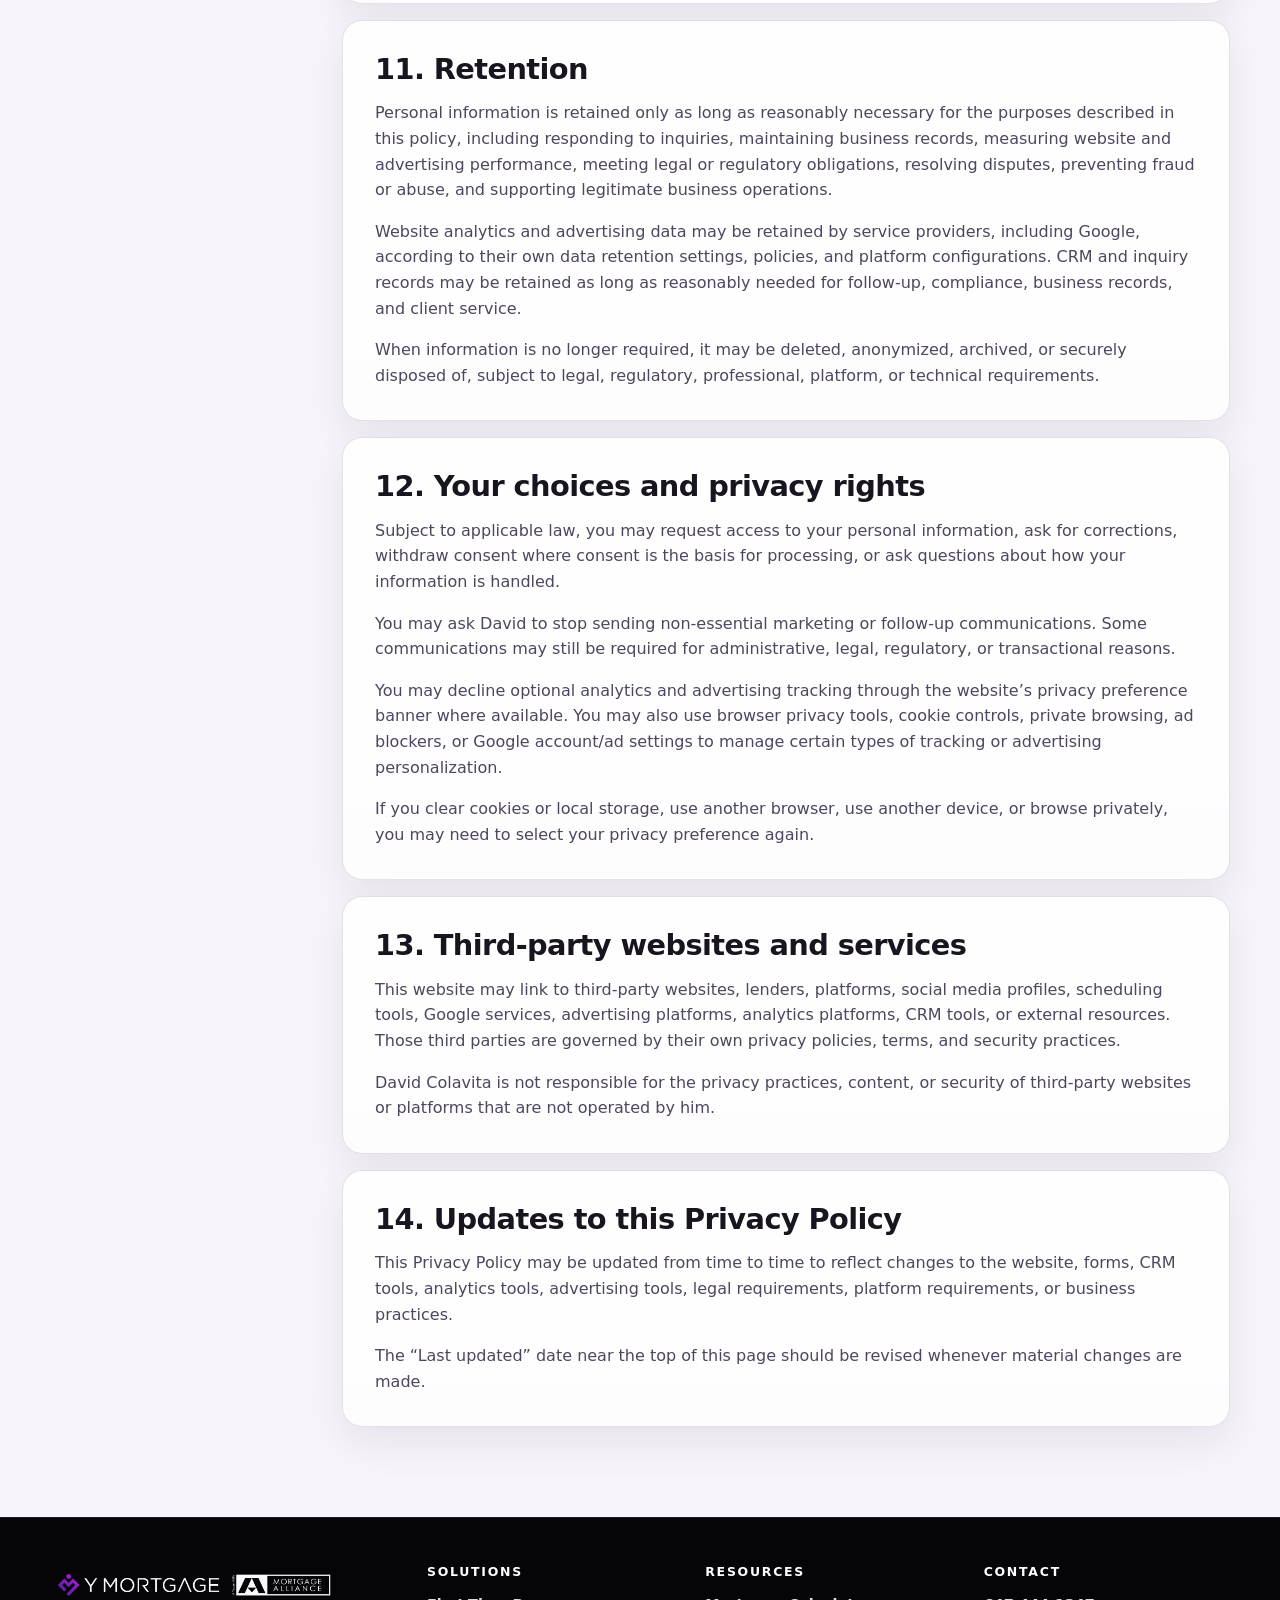
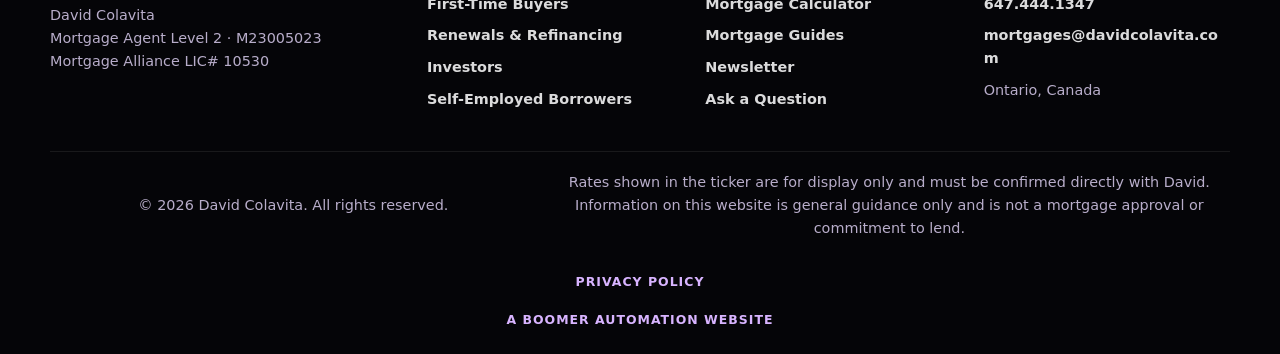
<file: privacy.html>
<!doctype html>
<html lang="en-CA">
  <head>
  <meta charset="utf-8" />
  <meta name="viewport" content="width=device-width, initial-scale=1" />

  <title>Privacy Policy | David Colavita Mortgage Agent Level 2</title>
  <meta
    name="description"
    content="Privacy Policy for David Colavita, Mortgage Agent Level 2, explaining how personal information, form submissions, analytics data, advertising data, and CRM information may be collected and used."
  />
  <meta name="robots" content="index,follow" />
  <link rel="canonical" href="https://davidcolavita.com/privacy.html" />

  <!-- Open Graph / Facebook / LinkedIn -->
  <meta property="og:type" content="website" />
  <meta property="og:site_name" content="David Colavita Mortgage Agent Level 2" />
  <meta property="og:title" content="Privacy Policy | David Colavita Mortgage Agent Level 2" />
  <meta
    property="og:description"
    content="Learn how personal information, form submissions, analytics data, advertising data, and CRM information may be collected and used."
  />
  <meta property="og:url" content="https://davidcolavita.com/privacy.html" />
  <meta property="og:image" content="https://davidcolavita.com/assets/images/og-david-colavita.v1.png" />
  <meta property="og:image:secure_url" content="https://davidcolavita.com/assets/images/og-david-colavita.v1.png" />
  <meta property="og:image:type" content="image/png" />
  <meta property="og:image:width" content="1200" />
  <meta property="og:image:height" content="630" />
  <meta
    property="og:image:alt"
    content="David Colavita Mortgage Agent Level 2 privacy policy."
  />
  <meta property="og:locale" content="en_CA" />

  <!-- Twitter / X -->
  <meta name="twitter:card" content="summary_large_image" />
  <meta name="twitter:title" content="Privacy Policy | David Colavita Mortgage Agent Level 2" />
  <meta
    name="twitter:description"
    content="Privacy details for David Colavita Mortgage Agent Level 2."
  />
  <meta name="twitter:image" content="https://davidcolavita.com/assets/images/og-david-colavita.v1.png" />
  <meta
    name="twitter:image:alt"
    content="David Colavita Mortgage Agent Level 2 privacy policy."
  />

  <!-- Local SEO -->
  <meta name="geo.region" content="CA-ON" />
  <meta name="geo.placename" content="Ontario" />
  <meta name="language" content="English" />
  <meta name="author" content="David Colavita" />

  <!-- Favicons -->
  <link rel="icon" type="image/png" sizes="32x32" href="assets/images/favicon.png" />
  <link rel="icon" type="image/png" sizes="192x192" href="assets/images/favicon.png" />
  <link rel="apple-touch-icon" href="assets/images/favicon.png" />
  <meta name="theme-color" content="#050508" />

  <!-- Styles -->
  <link rel="stylesheet" href="assets/css/global.v1.css" />
  <link rel="stylesheet" href="assets/css/privacy.v1.css" />

  <!-- Structured Data -->
  <script type="application/ld+json">
    {
      "@context": "https://schema.org",
      "@type": "WebPage",
      "name": "Privacy Policy",
      "url": "https://davidcolavita.com/privacy.html",
      "description": "Privacy Policy for David Colavita Mortgage Agent Level 2.",
      "isPartOf": {
        "@type": "WebSite",
        "name": "David Colavita Mortgage Agent Level 2",
        "url": "https://davidcolavita.com/"
      },
      "about": {
        "@type": "FinancialService",
        "name": "David Colavita Mortgage Agent Level 2",
        "telephone": "+1-647-444-1347",
        "email": "mortgages@davidcolavita.com"
      }
    }
  </script>
</head>

  <body>
    <a class="skip-link" href="#main">Skip to main content</a>

    <div id="siteHeaderMount"></div>

    <main id="main">
      <section class="legal-hero">
        <div class="container legal-hero__inner">
          <p class="eyebrow">Privacy Policy</p>
          <h1>Your privacy matters.</h1>
          <p>
            This Privacy Policy explains how personal information, website form data, CRM information,
            analytics data, advertising data, and browser-based tracking preferences may be collected,
            used, stored, disclosed, and protected when you use this website or contact David Colavita.
          </p>

          <div class="legal-meta" aria-label="Policy details">
            <span class="legal-pill">David Colavita</span>
            <span class="legal-pill">Mortgage Agent Level 2</span>
            <span class="legal-pill">M23005023</span>
            <span class="legal-pill">Last updated: July 2026</span>
          </div>
        </div>
      </section>

      <section class="legal-page">
        <div class="container legal-layout">
          <nav class="legal-toc" aria-label="Privacy policy sections">
            <h2>On this page</h2>
            <a href="#scope">Scope</a>
            <a href="#information">Information collected</a>
            <a href="#forms">Website forms</a>
            <a href="#crm">CRM use</a>
            <a href="#analytics">Analytics</a>
            <a href="#ads">Advertising</a>
            <a href="#cookies">Cookies and consent</a>
            <a href="#use">How information is used</a>
            <a href="#sharing">Sharing information</a>
            <a href="#security">Security</a>
            <a href="#retention">Retention</a>
            <a href="#rights">Your choices</a>
            <a href="#contact">Contact</a>
          </nav>

          <div class="legal-content">
            <article class="legal-card" id="scope">
              <h2>1. Scope of this Privacy Policy</h2>
              <p>
                This Privacy Policy applies to the website operated for David Colavita, Mortgage
                Agent Level 2, licence number M23005023, serving clients in Ontario, Canada.
              </p>
              <p>
                This policy applies to personal information collected through this website, email,
                telephone calls, website forms, analytics tools, advertising tools, future CRM
                workflows, and other direct communications with David Colavita.
              </p>
              <p>
                This website is intended for general information only. Submitting information through
                this website does not create a mortgage approval, mortgage commitment, lender
                relationship, or guarantee of financing.
              </p>
            </article>

            <article class="legal-card" id="information">
              <h2>2. Personal information we may collect</h2>
              <p>
                Depending on how you interact with the website, we may collect information that you
                voluntarily provide, information generated through your website activity, and
                information created through follow-up communications.
              </p>

              <h3>Information you voluntarily provide</h3>
              <ul>
                <li>Your name.</li>
                <li>Your email address.</li>
                <li>Your phone number.</li>
                <li>Your general location or city.</li>
                <li>Your mortgage goals, such as buying, renewing, refinancing, investing, or self-employed borrowing.</li>
                <li>Information you include in a message, form field, email, or phone conversation.</li>
              </ul>

              <h3>Website and technical information</h3>
              <ul>
                <li>Browser type, device type, operating system, and approximate device characteristics.</li>
                <li>General website usage data, such as pages viewed, buttons clicked, and time spent on the website.</li>
                <li>Referral source, such as whether you arrived from Google Search, a Google Ad, social media, or another website.</li>
                <li>Approximate location inferred from technical information, such as IP address.</li>
                <li>Cookie identifiers, advertising identifiers, analytics identifiers, or similar browser-based identifiers where enabled.</li>
              </ul>

              <p>
                You should not submit highly sensitive information through a basic website contact
                form, including Social Insurance Numbers, banking passwords, full account numbers,
                government ID numbers, or detailed financial documents unless David specifically
                provides a secure method for doing so.
              </p>
            </article>

            <article class="legal-card" id="forms">
              <h2>3. Website forms and Netlify Forms</h2>
              <p>
                This website may use Netlify Forms to collect and process form submissions. When you
                submit a form, the information you provide may be transmitted to and stored through
                Netlify’s form handling infrastructure.
              </p>
              <p>
                Netlify Forms may process submissions for operational purposes, including spam
                detection, form storage, form management, email notifications, and integrations such
                as webhooks. Netlify form submissions may also be filtered by spam detection tools
                before being treated as verified submissions.
              </p>
              <p>
                Information submitted through a form may be reviewed by David Colavita or authorized
                service providers helping operate the website, respond to inquiries, manage leads,
                or support mortgage-related communications.
              </p>
              <p>
                If a form submission is connected to a marketing source, such as a Google Ad or
                analytics campaign, the submission may also be associated with campaign information
                so David can understand which marketing efforts generated the inquiry.
              </p>
            </article>

            <article class="legal-card" id="crm">
              <h2>4. CRM and lead management</h2>
              <p>
                If you submit a form, email David, call David, request a consultation, click a call
                or email link, or otherwise make an inquiry, your information may be added to David’s
                customer relationship management system or lead management tools.
              </p>
              <p>The CRM may be used to:</p>
              <ul>
                <li>Track your inquiry and requested mortgage service.</li>
                <li>Follow up with you about your mortgage goals.</li>
                <li>Schedule calls or consultations.</li>
                <li>Maintain notes about your communication history.</li>
                <li>Record the source of your inquiry, such as organic search, direct visit, referral, or advertising campaign.</li>
                <li>Send relevant mortgage-related information that you requested or that relates to your inquiry.</li>
              </ul>
              <p>
                You may request that David stop contacting you or remove your information from active
                marketing or lead follow-up lists, subject to legal, regulatory, professional, or
                legitimate business recordkeeping requirements.
              </p>
            </article>

            <article class="legal-card" id="analytics">
              <h2>5. Google Analytics and website measurement</h2>
              <p>
                This website may use Google Analytics or similar analytics tools to understand how
                visitors use the website, measure performance, improve page content, identify popular
                sections, detect technical issues, and understand which marketing channels are
                generating website visits or inquiries.
              </p>
              <p>
                Google Analytics may collect or process information such as pages visited, session
                duration, device and browser information, approximate location, referring websites,
                campaign information, event interactions, and other usage information. Google may
                use cookies, local storage, device information, or similar technologies to provide
                analytics services.
              </p>
              <p>
                Analytics information is generally used in aggregate or pseudonymous form to improve
                the website and marketing performance. It is not intended to collect sensitive
                mortgage application details through analytics tracking.
              </p>
              <p>
                If analytics tools are enabled, visitors may be presented with a privacy or cookie
                preference banner that allows them to accept or decline optional analytics tracking
                where required or appropriate.
              </p>
            </article>

            <article class="legal-card" id="ads">
              <h2>6. Google Ads, conversion tracking, and remarketing</h2>
              <p>
                This website may use Google Ads, Google conversion tracking, Google remarketing,
                Google tag technologies, or similar advertising tools to measure the performance of
                advertising campaigns and understand whether ads lead to calls, emails, form
                submissions, page visits, or other conversion actions.
              </p>
              <p>
                Advertising tools may use cookies, pixels, tags, local storage, device information,
                or similar technologies to collect information about your visit and interactions
                with the website. This may include information such as the ad or campaign that led
                to the visit, pages viewed, buttons clicked, form interactions, calls initiated,
                emails initiated, and conversion events.
              </p>
              <p>
                Remarketing or audience features, if enabled, may allow David’s ads to be shown to
                people who previously visited the website or interacted with certain pages or actions.
                These tools may be operated by Google or other advertising platforms and may involve
                the use of advertising identifiers or similar technologies.
              </p>
              <p>
                This website should not send sensitive mortgage application details, Social Insurance
                Numbers, banking credentials, full financial documents, or highly sensitive form
                contents to advertising platforms. Advertising conversion tracking should be limited
                to measurement events such as form submission, phone click, email click, or page
                conversion events.
              </p>
              <p>
                Where required or appropriate, optional advertising and remarketing technologies
                should only be activated after the visitor has accepted optional tracking through
                the website’s privacy preference banner.
              </p>
            </article>

            <article class="legal-card" id="cookies">
              <h2>7. Cookies, local storage, and consent preferences</h2>
              <p>
                This website may use cookies, local storage, pixels, tags, or similar technologies.
                Some technologies are essential for basic website functionality or for remembering
                your privacy preference. Others may be optional and used for analytics, advertising,
                conversion measurement, remarketing, or CRM-related follow-up.
              </p>

              <h3>Essential technologies</h3>
              <p>
                Essential technologies are used to operate the website, remember your privacy
                preference, support security, prevent abuse, process website forms, and maintain
                basic functionality. These technologies may be used even if you decline optional
                tracking.
              </p>

              <h3>Optional analytics and advertising technologies</h3>
              <p>
                Optional technologies may include Google Analytics, Google Ads conversion tracking,
                remarketing tags, CRM tracking tools, or similar services. These technologies may
                help measure website traffic, understand ad performance, improve campaigns, and
                identify whether visitors complete actions such as calling, emailing, or submitting
                a form.
              </p>

              <h3>Your consent choice</h3>
              <p>
                The website may display a privacy preference banner with options such as “Accept
                optional” and “Decline optional.” If you decline optional tracking, optional analytics,
                advertising, and remarketing tools should not be intentionally activated for your
                visit. Your choice may be stored in your browser using local storage so the banner
                does not appear repeatedly.
              </p>
              <p>
                You may also control cookies and local storage through your browser settings. If you
                clear your browser data, use a new device, or use private browsing, your preference
                may need to be selected again.
              </p>
            </article>

            <article class="legal-card" id="use">
              <h2>8. How personal information may be used</h2>
              <p>Personal information may be used for purposes that include:</p>
              <ul>
                <li>Responding to your inquiry.</li>
                <li>Contacting you by phone, email, or another method you provide.</li>
                <li>Helping assess your mortgage needs at a preliminary level.</li>
                <li>Preparing for a consultation or follow-up conversation.</li>
                <li>Providing information about mortgage options, renewals, refinancing, purchases, or investment financing.</li>
                <li>Adding your inquiry to a CRM or lead management workflow.</li>
                <li>Measuring website performance and improving website content.</li>
                <li>Measuring Google Ads, Google Analytics, and other marketing campaign performance.</li>
                <li>Understanding which pages, calls-to-action, and campaigns are most useful to visitors.</li>
                <li>Preventing spam, abuse, fraud, or unauthorized use of the website.</li>
                <li>Maintaining records for business, legal, regulatory, compliance, or security purposes.</li>
              </ul>
              <p>
                Personal information will not be used for a new purpose without obtaining consent
                where required by applicable privacy law.
              </p>
            </article>

            <article class="legal-card" id="sharing">
              <h2>9. When information may be shared</h2>
              <p>
                Personal information may be shared with trusted service providers or parties where
                reasonably necessary for the purposes described in this policy. These may include:
              </p>
              <ul>
                <li>Website hosting and form processing providers, including Netlify.</li>
                <li>Spam filtering and security providers.</li>
                <li>CRM, email, calendar, call tracking, or workflow tools used to manage inquiries.</li>
                <li>Analytics providers, including Google Analytics, if enabled.</li>
                <li>Advertising and conversion measurement providers, including Google Ads, if enabled.</li>
                <li>Professional advisors, compliance support, or legal advisors if required.</li>
                <li>Lenders, mortgage partners, or related parties only where appropriate and with your direction or consent.</li>
                <li>Authorities, regulators, or other parties where required by law.</li>
              </ul>
              <p>
                David does not sell your personal information. If advertising or remarketing tools are
                used, those tools should be used for campaign measurement, marketing optimization,
                and relevant advertising in accordance with this policy and applicable platform rules.
              </p>
            </article>

            <article class="legal-card" id="security">
              <h2>10. Security</h2>
              <p>
                Reasonable administrative, technical, and organizational safeguards are used to help
                protect personal information against unauthorized access, loss, misuse, disclosure,
                or alteration.
              </p>
              <p>
                No website, email system, form service, analytics tool, advertising tool, CRM, or
                internet transmission can be guaranteed to be completely secure. You should avoid
                sending highly sensitive financial documents or identification details through
                standard website forms or unencrypted email unless David provides a secure upload or
                communication method.
              </p>
            </article>

            <article class="legal-card" id="retention">
              <h2>11. Retention</h2>
              <p>
                Personal information is retained only as long as reasonably necessary for the purposes
                described in this policy, including responding to inquiries, maintaining business
                records, measuring website and advertising performance, meeting legal or regulatory
                obligations, resolving disputes, preventing fraud or abuse, and supporting legitimate
                business operations.
              </p>
              <p>
                Website analytics and advertising data may be retained by service providers, including
                Google, according to their own data retention settings, policies, and platform
                configurations. CRM and inquiry records may be retained as long as reasonably needed
                for follow-up, compliance, business records, and client service.
              </p>
              <p>
                When information is no longer required, it may be deleted, anonymized, archived, or
                securely disposed of, subject to legal, regulatory, professional, platform, or
                technical requirements.
              </p>
            </article>

            <article class="legal-card" id="rights">
              <h2>12. Your choices and privacy rights</h2>
              <p>
                Subject to applicable law, you may request access to your personal information,
                ask for corrections, withdraw consent where consent is the basis for processing,
                or ask questions about how your information is handled.
              </p>
              <p>
                You may ask David to stop sending non-essential marketing or follow-up communications.
                Some communications may still be required for administrative, legal, regulatory, or
                transactional reasons.
              </p>
              <p>
                You may decline optional analytics and advertising tracking through the website’s
                privacy preference banner where available. You may also use browser privacy tools,
                cookie controls, private browsing, ad blockers, or Google account/ad settings to
                manage certain types of tracking or advertising personalization.
              </p>
              <p>
                If you clear cookies or local storage, use another browser, use another device, or
                browse privately, you may need to select your privacy preference again.
              </p>
            </article>

            <article class="legal-card" id="third-parties">
              <h2>13. Third-party websites and services</h2>
              <p>
                This website may link to third-party websites, lenders, platforms, social media
                profiles, scheduling tools, Google services, advertising platforms, analytics
                platforms, CRM tools, or external resources. Those third parties are governed by
                their own privacy policies, terms, and security practices.
              </p>
              <p>
                David Colavita is not responsible for the privacy practices, content, or security of
                third-party websites or platforms that are not operated by him.
              </p>
            </article>

            <article class="legal-card" id="updates">
              <h2>14. Updates to this Privacy Policy</h2>
              <p>
                This Privacy Policy may be updated from time to time to reflect changes to the website,
                forms, CRM tools, analytics tools, advertising tools, legal requirements, platform
                requirements, or business practices.
              </p>
              <p>
                The “Last updated” date near the top of this page should be revised whenever material
                changes are made.
              </p>
            </article>
          </div>
        </div>
      </section>
    </main>

    <div id="siteFooterMount"></div>

    <script src="assets/js/global.v1.js" defer></script>
  </body>
</html>
</file>
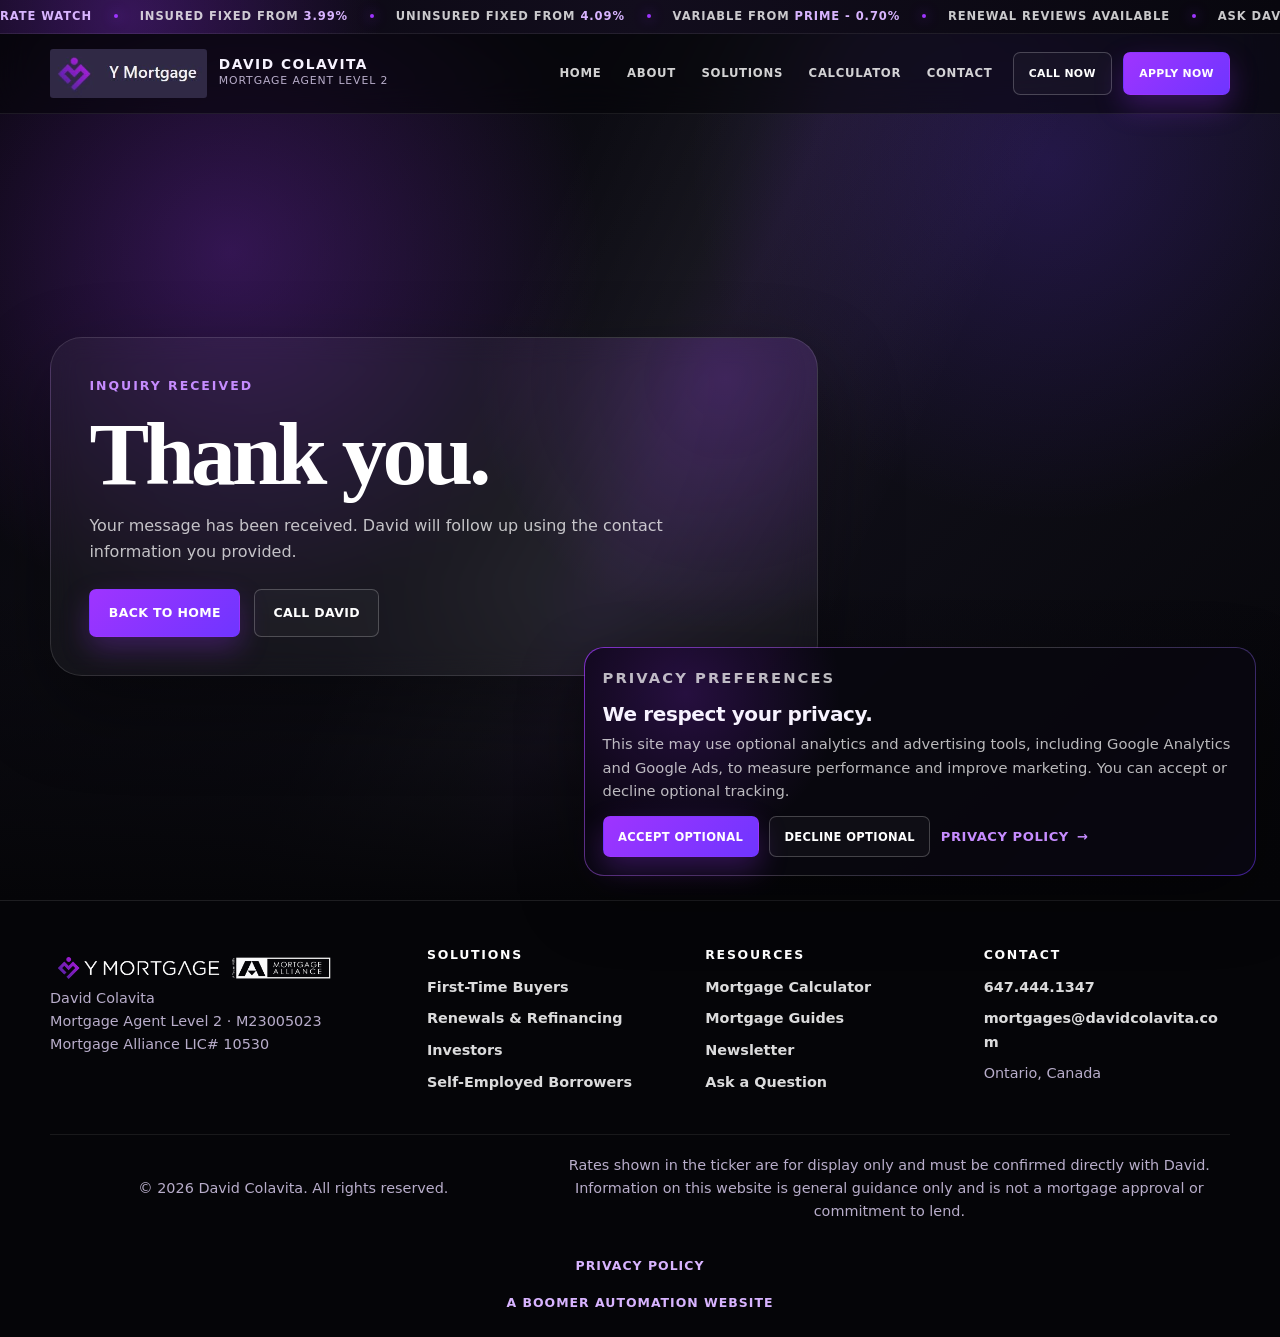
<file: thank-you.html>
<!doctype html>
<html lang="en-CA">
  <head>
    <meta charset="utf-8" />
    <meta name="viewport" content="width=device-width, initial-scale=1" />

    <title>Thank You | David Colavita Mortgage Agent Level 2</title>
    <meta name="description" content="Thank you for contacting David Colavita about your mortgage inquiry." />
    <meta name="robots" content="noindex,follow" />
    <link rel="canonical" href="https://davidcolavita.com/thank-you.html" />

    <!-- Open Graph / Facebook / LinkedIn -->
    <meta property="og:type" content="website" />
    <meta property="og:site_name" content="David Colavita Mortgage Agent Level 2" />
    <meta property="og:title" content="Thank You | David Colavita Mortgage Agent Level 2" />
    <meta property="og:description" content="Thank you for contacting David Colavita about your mortgage inquiry." />
    <meta property="og:url" content="https://davidcolavita.com/thank-you.html" />
    <meta property="og:image" content="https://davidcolavita.com/assets/images/og-david-colavita.v1.png" />
    <meta property="og:image:secure_url" content="https://davidcolavita.com/assets/images/og-david-colavita.v1.png" />
    <meta property="og:image:type" content="image/png" />
    <meta property="og:image:width" content="1200" />
    <meta property="og:image:height" content="630" />
    <meta property="og:image:alt" content="David Colavita Mortgage Agent Level 2." />
    <meta property="og:locale" content="en_CA" />

    <!-- Twitter / X -->
    <meta name="twitter:card" content="summary_large_image" />
    <meta name="twitter:title" content="Thank You | David Colavita Mortgage Agent Level 2" />
    <meta name="twitter:description" content="Thank you for contacting David Colavita about your mortgage inquiry." />
    <meta name="twitter:image" content="https://davidcolavita.com/assets/images/og-david-colavita.v1.png" />
    <meta name="twitter:image:alt" content="David Colavita Mortgage Agent Level 2." />

    <!-- Favicons -->
    <link rel="icon" type="image/png" sizes="32x32" href="assets/images/favicon.png" />
    <link rel="icon" type="image/png" sizes="192x192" href="assets/images/favicon.png" />
    <link rel="apple-touch-icon" href="assets/images/favicon.png" />
    <meta name="theme-color" content="#050508" />

    <!-- Styles -->
    <link rel="stylesheet" href="assets/css/global.v1.css" />
    <link rel="stylesheet" href="assets/css/thank-you.v1.css" />
  </head>

  <body>
    <a class="skip-link" href="#main">Skip to main content</a>

    <div id="siteHeaderMount"></div>

    <main id="main">
      <section class="thank-you">
        <div class="container">
          <div class="thank-you__card">
            <p class="eyebrow">Inquiry received</p>
            <h1>Thank you.</h1>
            <p>
              Your message has been received. David will follow up using the contact information
              you provided.
            </p>

            <div class="thank-you__actions">
              <a class="btn btn--primary" href="index.html">Back to home</a>
              <a class="btn btn--ghost" href="tel:+16474441347">Call David</a>
            </div>
          </div>
        </div>
      </section>
    </main>

    <div id="siteFooterMount"></div>

    <script src="assets/js/global.v1.js" defer></script>
  </body>
</html>
</file>
<file: assets/css/global.v1.css>
/* =========================================================
   GLOBAL STYLES - DAVID COLAVITA MORTGAGE SITE
   Purpose:
   - Site-wide variables, layout primitives, buttons, header,
     mobile menu, privacy banner, footer, and reveal animations.
   - Mobile-first organization with desktop enhancements in
     min-width media queries.
========================================================= */

/* =========================================================
   DESIGN TOKENS
========================================================= */

:root {
  --bg: #050508;
  --bg-soft: #0c0b12;
  --panel: #11101a;
  --panel-2: #171421;

  --text: #f7f3ff;
  --text-dark: #19151f;
  --muted: #b8adca;
  --muted-dark: #62586f;
  --white: #ffffff;

  --line: rgba(255, 255, 255, 0.14);
  --line-dark: rgba(31, 20, 48, 0.14);

  --accent: #9f34ff;
  --accent-2: #6f35ff;
  --accent-soft: rgba(159, 52, 255, 0.16);

  --radius-sm: 0.75rem;
  --radius-md: 1.25rem;
  --radius-lg: 2rem;

  --shadow: 0 2rem 5rem rgba(0, 0, 0, 0.35);

  --container: min(1180px, calc(100% - 2rem));

  --header-nav-height: 4.9rem;
  --ticker-height: 2.15rem;
  --header-total-height: calc(var(--header-nav-height) + var(--ticker-height));
}

/* =========================================================
   RESET / BASE
========================================================= */

* {
  box-sizing: border-box;
}

html {
  scroll-behavior: smooth;
  scroll-padding-top: var(--header-total-height);
}

body {
  margin: 0;
  background: var(--bg);
  color: var(--text);
  font-family: Inter, ui-sans-serif, system-ui, -apple-system, BlinkMacSystemFont, "Segoe UI", sans-serif;
  line-height: 1.6;
  text-rendering: optimizeLegibility;
}

body.menu-open {
  overflow: hidden;
}

img,
svg,
video {
  display: block;
  max-width: 100%;
}

a {
  color: inherit;
  text-decoration: none;
}

button,
input,
select,
textarea {
  font: inherit;
}

button {
  cursor: pointer;
}

h1,
h2,
h3,
p {
  margin-top: 0;
}

h1,
h2 {
  line-height: 0.98;
  letter-spacing: -0.045em;
}

h1,
h2,
.pathway-feature h3 {
  font-family: Georgia, "Times New Roman", serif;
  font-weight: 600;
}

h2 {
  margin-bottom: 1rem;
  color: currentColor;
  font-size: clamp(2.1rem, 4.5vw, 4.5rem);
}

/* =========================================================
   LAYOUT PRIMITIVES
========================================================= */

.container {
  width: var(--container);
  margin-inline: auto;
}

.section {
  padding: clamp(4rem, 8vw, 7rem) 0;
}

.section--dark {
  background:
    radial-gradient(circle at 80% 20%, rgba(159, 52, 255, 0.22), transparent 28%),
    var(--bg-soft);
}

.section-heading p:not(.eyebrow) {
  max-width: 34rem;
  color: var(--muted-dark);
}

/* =========================================================
   ACCESSIBILITY HELPERS
========================================================= */

.skip-link {
  position: fixed;
  top: 1rem;
  left: 1rem;
  z-index: 999;
  transform: translateY(-150%);
  padding: 0.8rem 1rem;
  border-radius: 999px;
  background: var(--white);
  color: var(--text-dark);
  transition: transform 0.2s ease;
}

.skip-link:focus {
  transform: translateY(0);
}

.sr-only {
  position: absolute;
  width: 1px;
  height: 1px;
  padding: 0;
  margin: -1px;
  overflow: hidden;
  clip: rect(0, 0, 0, 0);
  white-space: nowrap;
  border: 0;
}

/* =========================================================
   TYPOGRAPHY UTILITIES
========================================================= */

.eyebrow {
  margin: 0 0 0.85rem;
  color: #c68cff;
  font-size: 0.78rem;
  font-weight: 800;
  letter-spacing: 0.16em;
  text-transform: uppercase;
}

.fine-print {
  color: rgba(255, 255, 255, 0.62);
  font-size: 0.82rem;
}

/* =========================================================
   BUTTONS / LINKS
========================================================= */

.btn {
  display: inline-flex;
  align-items: center;
  justify-content: center;
  gap: 0.5rem;
  min-height: 2.9rem;
  padding: 0.82rem 1.15rem;
  border: 1px solid transparent;
  border-radius: 0.45rem;
  font-size: 0.78rem;
  font-weight: 850;
  letter-spacing: 0.03em;
  text-transform: uppercase;
  transition:
    transform 0.2s ease,
    border-color 0.2s ease,
    background 0.2s ease,
    box-shadow 0.2s ease;
}

.btn:hover,
.btn:focus-visible {
  transform: translateY(-2px);
}

.btn--primary,
.btn--header {
  background: linear-gradient(135deg, var(--accent), var(--accent-2));
  color: var(--white);
  box-shadow: 0 0.75rem 1.8rem rgba(159, 52, 255, 0.28);
}

.btn--ghost,
.btn--header-ghost,
.btn--secondary {
  border-color: rgba(255, 255, 255, 0.22);
  background: rgba(255, 255, 255, 0.03);
  color: var(--white);
}

.btn--secondary {
  border-color: rgba(159, 52, 255, 0.45);
  color: var(--accent);
}

.btn--light {
  background: var(--white);
  color: var(--accent-2);
}

.btn--ghost-light {
  border-color: rgba(255, 255, 255, 0.45);
  color: var(--white);
}

.btn--full {
  width: 100%;
}

.text-link {
  display: inline-flex;
  align-items: center;
  gap: 0.5rem;
  color: #c68cff;
  font-size: 0.82rem;
  font-weight: 850;
  letter-spacing: 0.04em;
  text-transform: uppercase;
}

.text-link::after {
  content: "→";
  transition: transform 0.2s ease;
}

.text-link:hover::after,
.text-link:focus-visible::after {
  transform: translateX(0.25rem);
}

/* =========================================================
   HEADER
========================================================= */

.site-header {
  position: fixed;
  top: 0;
  right: 0;
  left: 0;
  z-index: 100;
  border-bottom: 1px solid rgba(255, 255, 255, 0.08);
  background: rgba(5, 5, 8, 0.55);
  backdrop-filter: blur(18px);
  transition:
    background 0.25s ease,
    box-shadow 0.25s ease;
}

.site-header.is-scrolled {
  background: rgba(5, 5, 8, 0.94);
  box-shadow: 0 1rem 2.5rem rgba(0, 0, 0, 0.2);
}

.site-header__inner {
  display: flex;
  align-items: center;
  justify-content: space-between;
  min-height: var(--header-nav-height);
  gap: 1.25rem;
}

/* =========================================================
   RATE TICKER
   Rates are hardcoded in header.html and can be updated manually.
========================================================= */

.rate-ticker {
  height: var(--ticker-height);
  display: flex;
  align-items: center;
  overflow: hidden;
  border-bottom: 1px solid rgba(255, 255, 255, 0.08);
  background:
    radial-gradient(circle at 10% 50%, rgba(159, 52, 255, 0.3), transparent 22%),
    linear-gradient(90deg, #08070e, #120d1d, #08070e);
}

.rate-ticker__track {
  display: flex;
  width: max-content;
  animation: rateTickerScroll 34s linear infinite;
  will-change: transform;
}

.rate-ticker:hover .rate-ticker__track {
  animation-play-state: paused;
}

.rate-ticker__group {
  display: flex;
  align-items: center;
  gap: 1.35rem;
  padding-right: 1.35rem;
  color: rgba(255, 255, 255, 0.78);
  font-size: 0.72rem;
  font-weight: 760;
  letter-spacing: 0.08em;
  text-transform: uppercase;
  white-space: nowrap;
}

.rate-ticker__group span {
  position: relative;
  display: inline-flex;
  align-items: center;
}

.rate-ticker__group span:not(:last-child)::after {
  content: "";
  width: 0.28rem;
  height: 0.28rem;
  margin-left: 1.35rem;
  border-radius: 999px;
  background: var(--accent);
  box-shadow: 0 0 0.8rem rgba(159, 52, 255, 0.9);
}

.rate-ticker__group strong {
  color: #d8b4ff;
}

/* =========================================================
   BRAND / NAV
========================================================= */

.brand {
  display: inline-flex;
  align-items: center;
  gap: 0.75rem;
  min-width: fit-content;
}

.brand img {
  width: 9.8rem;
  height: auto;
  border-radius: 0.2rem;
}

.brand span {
  display: grid;
  gap: 0.05rem;
}

.brand strong {
  font-size: 0.86rem;
  line-height: 1;
  letter-spacing: 0.11em;
  text-transform: uppercase;
}

.brand small {
  color: var(--muted);
  font-size: 0.68rem;
  letter-spacing: 0.08em;
  text-transform: uppercase;
}

.desktop-nav,
.header-actions {
  display: none;
}

.desktop-nav {
  align-items: center;
  gap: clamp(1rem, 2vw, 2rem);
  margin-left: auto;
}

.desktop-nav a {
  position: relative;
  color: rgba(255, 255, 255, 0.82);
  font-size: 0.73rem;
  font-weight: 850;
  letter-spacing: 0.06em;
  text-transform: uppercase;
}

.desktop-nav a::after {
  content: "";
  position: absolute;
  right: 0;
  bottom: -0.55rem;
  left: 0;
  height: 2px;
  transform: scaleX(0);
  transform-origin: left;
  background: var(--accent);
  transition: transform 0.2s ease;
}

.desktop-nav a:hover::after,
.desktop-nav a:focus-visible::after {
  transform: scaleX(1);
}

.header-actions {
  align-items: center;
  gap: 0.7rem;
}

.btn--header,
.btn--header-ghost {
  min-height: 2.55rem;
  padding: 0.72rem 0.95rem;
  font-size: 0.68rem;
}

/* =========================================================
   MOBILE MENU
========================================================= */

.menu-toggle {
  display: inline-grid;
  place-items: center;
  gap: 0.25rem;
  width: 2.8rem;
  height: 2.8rem;
  border: 1px solid rgba(255, 255, 255, 0.16);
  border-radius: 999px;
  background: rgba(255, 255, 255, 0.04);
}

.menu-toggle span:not(.sr-only) {
  width: 1.1rem;
  height: 2px;
  border-radius: 999px;
  background: var(--white);
}

.mobile-menu {
  position: fixed;
  inset: var(--header-total-height) 0 0 0;
  width: 100%;
  max-width: 100%;
  height: calc(100dvh - var(--header-total-height));
  overflow-x: hidden;
  overflow-y: hidden;
  background: rgba(5, 5, 8, 0.72);
  backdrop-filter: blur(12px);
}

.mobile-menu__panel {
  position: relative;
  display: grid;
  align-content: start;
  gap: 1rem;
  width: 100%;
  max-width: 100%;
  height: 100%;
  min-height: 0;
  padding: 2rem 2rem max(2rem, env(safe-area-inset-bottom));
  overflow-x: hidden;
  overflow-y: auto;
  overscroll-behavior: contain;
  -webkit-overflow-scrolling: touch;
  touch-action: pan-y;

  /* Hide scrollbar while keeping vertical scrolling active. */
  scrollbar-width: none;
  -ms-overflow-style: none;

  border-right: 1px solid rgba(255, 255, 255, 0.12);
  background:
    radial-gradient(circle at 15% 15%, rgba(159, 52, 255, 0.22), transparent 28%),
    linear-gradient(180deg, rgba(15, 13, 24, 0.99), rgba(5, 5, 8, 0.99));
  box-shadow: var(--shadow);
}

.mobile-menu__panel::-webkit-scrollbar {
  display: none;
}

.mobile-menu:not([hidden]) .mobile-menu__panel {
  animation: mobileMenuSlideIn 0.45s cubic-bezier(0.22, 1, 0.36, 1) both;
}

.mobile-menu__panel::before {
  content: "";
  position: absolute;
  inset: 0;
  z-index: 0;
  pointer-events: none;
  transform: translateX(-130%);
  background:
    linear-gradient(
      115deg,
      transparent 0%,
      transparent 34%,
      rgba(255, 255, 255, 0.12) 45%,
      rgba(198, 140, 255, 0.2) 50%,
      rgba(255, 255, 255, 0.08) 56%,
      transparent 68%,
      transparent 100%
    );
}

.mobile-menu:not([hidden]) .mobile-menu__panel::before {
  animation: mobileMenuShimmer 0.85s ease-out 0.08s both;
}

.mobile-menu__panel > * {
  position: relative;
  z-index: 1;
  max-width: 100%;
}

.mobile-menu__panel a:not(.btn) {
  padding: 0.75rem 0;
  border-bottom: 1px solid rgba(255, 255, 255, 0.08);
  color: var(--white);
  font-size: 1.25rem;
  font-weight: 750;
  overflow-wrap: anywhere;
}

.mobile-menu__actions {
  display: grid;
  gap: 0.75rem;
  margin-top: 1rem;
  padding-bottom: 1rem;
}

.mobile-menu__actions .btn {
  max-width: 100%;
}

/* =========================================================
   PRIVACY / COOKIE BANNER
========================================================= */

.privacy-banner {
  position: fixed !important;
  top: auto !important;
  right: 1rem !important;
  bottom: max(1rem, env(safe-area-inset-bottom)) !important;
  left: 1rem !important;
  z-index: 1000 !important;
  display: block !important;
  max-width: 46rem;
  margin-inline: auto;
  padding: 1px;
  border-radius: 1.25rem;
  background:
    linear-gradient(
      135deg,
      rgba(159, 52, 255, 0.75),
      rgba(255, 255, 255, 0.18),
      rgba(111, 53, 255, 0.55)
    );
  box-shadow: 0 1.5rem 4rem rgba(0, 0, 0, 0.36);
  opacity: 1 !important;
  visibility: visible !important;
  transform: none !important;
  animation: none !important;
  pointer-events: auto !important;
  isolation: isolate;
}

.privacy-banner__content {
  padding: 1.1rem;
  border-radius: calc(1.25rem - 1px);
  background:
    radial-gradient(circle at 15% 20%, rgba(159, 52, 255, 0.2), transparent 26%),
    rgba(8, 7, 14, 0.98);
}

.privacy-banner__eyebrow {
  margin-bottom: 0.45rem;
  color: #c68cff;
  font-size: 0.72rem;
  font-weight: 850;
  letter-spacing: 0.14em;
  text-transform: uppercase;
}

.privacy-banner h2 {
  margin-bottom: 0.45rem;
  font-family: inherit;
  font-size: 1.25rem;
  line-height: 1.1;
  letter-spacing: -0.02em;
}

.privacy-banner p {
  margin-bottom: 0.85rem;
  color: rgba(255, 255, 255, 0.72);
  font-size: 0.92rem;
}

.privacy-banner__actions {
  display: flex;
  flex-wrap: wrap;
  gap: 0.65rem;
  align-items: center;
}

.privacy-banner__actions .btn {
  min-height: 2.5rem;
  padding: 0.65rem 0.9rem;
  font-size: 0.72rem;
}

.privacy-banner__actions .btn,
.privacy-banner__actions .text-link {
  width: 100%;
}

body.menu-open .privacy-banner {
  display: none !important;
}

/* =========================================================
   FOOTER
========================================================= */

.site-footer {
  padding: 3rem 0 1.5rem;
  border-top: 1px solid rgba(255, 255, 255, 0.1);
  background: #050508;
}

.site-footer__grid {
  display: grid;
  gap: 2rem;
}

.footer-brand img {
  width: min(18rem, 100%);
  background: transparent;
}

.footer-brand p,
.footer-col span,
.footer-col a,
.site-footer__bottom {
  color: var(--muted);
  font-size: 0.9rem;
}

.footer-col {
  display: grid;
  gap: 0.55rem;
  align-content: start;
}

.footer-col h2 {
  margin-bottom: 0.35rem;
  color: var(--white);
  font-family: inherit;
  font-size: 0.78rem;
  letter-spacing: 0.14em;
  text-transform: uppercase;
}

.footer-col a[href^="mailto:"] {
  overflow-wrap: anywhere;
}

.site-footer a {
  color: rgba(255, 255, 255, 0.86);
  font-weight: 750;
  transition:
    color 0.2s ease,
    opacity 0.2s ease,
    text-shadow 0.2s ease;
}

.site-footer a:hover,
.site-footer a:focus-visible {
  color: #d8b4ff;
  text-shadow: 0 0 1rem rgba(159, 52, 255, 0.28);
}

.site-footer__bottom {
  display: grid;
  gap: 0.75rem;
  margin-top: 2.5rem;
  padding-top: 1.2rem;
  border-top: 1px solid rgba(255, 255, 255, 0.08);
  text-align: center;
}

.site-footer__bottom p {
  margin-inline: auto;
}

.footer-credit {
  display: inline-flex;
  justify-content: center;
  width: fit-content;
  margin: 0.35rem auto 0;
  color: #d8b4ff !important;
  font-size: 0.78rem;
  font-weight: 850;
  letter-spacing: 0.08em;
  text-align: center;
  text-transform: uppercase;
}

/* =========================================================
   REVEAL ANIMATIONS
========================================================= */

.reveal-up {
  transform: translateY(1.2rem);
  opacity: 0;
  transition:
    transform 0.75s ease,
    opacity 0.75s ease;
}

.reveal-up.is-visible {
  transform: translateY(0);
  opacity: 1;
}

/* =========================================================
   KEYFRAMES
========================================================= */

@keyframes rateTickerScroll {
  from {
    transform: translateX(0);
  }

  to {
    transform: translateX(-50%);
  }
}

@keyframes mobileMenuSlideIn {
  from {
    transform: translateX(-105%);
    opacity: 0.35;
  }

  to {
    transform: translateX(0);
    opacity: 1;
  }
}

@keyframes mobileMenuShimmer {
  from {
    transform: translateX(-130%);
  }

  to {
    transform: translateX(130%);
  }
}

/* =========================================================
   RESPONSIVE ENHANCEMENTS
========================================================= */

@media (min-width: 521px) {
  .privacy-banner__actions .btn,
  .privacy-banner__actions .text-link {
    width: auto;
  }
}

@media (min-width: 760px) {
  .privacy-banner {
    right: 1.5rem !important;
    bottom: max(1.5rem, env(safe-area-inset-bottom)) !important;
    left: auto !important;
    width: min(42rem, calc(100% - 3rem));
  }

  .site-footer__grid {
    grid-template-columns: 1.4fr repeat(3, 1fr);
  }

  .site-footer__bottom {
    grid-template-columns: 1fr 1.4fr;
    align-items: center;
  }

  .footer-credit {
    grid-column: 1 / -1;
  }
}

@media (min-width: 1040px) {
  .desktop-nav,
  .header-actions {
    display: flex;
  }

  .menu-toggle,
  .mobile-menu {
    display: none !important;
  }
}

@media (max-width: 420px) {
  .brand img {
    width: 7.6rem;
  }

  .brand strong,
  .brand small {
    display: none;
  }

  .rate-ticker__group {
    font-size: 0.66rem;
  }
}

@media (prefers-reduced-motion: reduce) {
  *,
  *::before,
  *::after {
    scroll-behavior: auto !important;
    transition-duration: 0.001ms !important;
    animation-duration: 0.001ms !important;
    animation-iteration-count: 1 !important;
  }

  .rate-ticker__track,
  .mobile-menu:not([hidden]) .mobile-menu__panel,
  .mobile-menu:not([hidden]) .mobile-menu__panel::before {
    animation: none;
  }

  .reveal-up {
    transform: none;
    opacity: 1;
  }
}
</file>
<file: assets/css/home.v1.css>
/* =========================================================
   HOME PAGE - DAVID COLAVITA MORTGAGE SITE
   Purpose:
   - Page-specific sections for the home/landing page.
   - Mobile-first structure with desktop enhancements.
   - Layout preserved from the current build.
========================================================= */

/* =========================================================
   HERO
========================================================= */

.hero {
  position: relative;
  min-height: 88vh;
  display: grid;
  align-items: center;
  overflow: hidden;
  background:
    linear-gradient(
      90deg,
      rgba(5, 5, 8, 0.98) 0%,
      rgba(5, 5, 8, 0.9) 30%,
      rgba(5, 5, 8, 0.4) 64%,
      rgba(5, 5, 8, 0.1) 100%
    ),
    url("../images/hero-david-colavita-banner.v1.webp") 66% center / cover no-repeat;
}

.hero::after {
  content: "";
  position: absolute;
  inset: auto 0 0;
  height: 35%;
  pointer-events: none;
  background: linear-gradient(180deg, transparent, var(--bg));
}

.hero__shade {
  position: absolute;
  inset: 0;
  pointer-events: none;
  background:
    radial-gradient(circle at 22% 46%, rgba(159, 52, 255, 0.18), transparent 23%),
    radial-gradient(circle at 70% 24%, rgba(111, 53, 255, 0.14), transparent 25%);
}

.hero__inner {
  position: relative;
  z-index: 2;
  display: grid;
  align-items: center;
  min-height: 88vh;
  padding: calc(var(--header-total-height) + 3rem) 0 4rem;
}

.hero__copy {
  max-width: 43rem;
}

.hero h1 {
  margin-bottom: 1.4rem;
  font-size: clamp(3rem, 7vw, 6.7rem);
}

.hero h1 span {
  color: #c478ff;
}

.hero__lead {
  max-width: 36rem;
  color: rgba(255, 255, 255, 0.78);
  font-size: clamp(1rem, 1.8vw, 1.22rem);
}

.hero__actions {
  display: flex;
  flex-wrap: wrap;
  align-items: center;
  gap: 0.85rem;
  margin-top: 2rem;
}

.hero__actions .btn,
.hero__actions .text-link {
  width: 100%;
}

/* =========================================================
   TRUST STRIP
========================================================= */

.trust-strip {
  position: relative;
  padding: 2rem 0;
  overflow: hidden;
  border-top: 1px solid rgba(255, 255, 255, 0.08);
  border-bottom: 1px solid rgba(255, 255, 255, 0.08);
  background:
    radial-gradient(circle at 15% 50%, rgba(159, 52, 255, 0.2), transparent 25%),
    linear-gradient(180deg, #050508, #080710);
}

.trust-strip::before {
  content: "";
  position: absolute;
  inset: 0;
  transform: translateX(-100%);
  background:
    linear-gradient(
      110deg,
      transparent 0%,
      rgba(159, 52, 255, 0.18) 48%,
      transparent 70%
    );
  opacity: 0.7;
  animation: trustSweep 7s ease-in-out infinite;
}

.trust-strip__inner {
  position: relative;
  z-index: 1;
}

.trust-strip__intro {
  margin-bottom: 1.35rem;
  color: rgba(255, 255, 255, 0.78);
  font-size: 0.78rem;
  font-weight: 850;
  letter-spacing: 0.14em;
  text-align: center;
  text-transform: uppercase;
}

.trust-strip__items {
  display: grid;
  gap: 1.2rem;
}

.trust-item {
  position: relative;
  padding: 0 0 1rem;
  border-bottom: 1px solid rgba(255, 255, 255, 0.11);
}

.trust-item__kicker,
.trust-item span:last-child {
  display: block;
  color: var(--muted);
  font-size: 0.78rem;
}

.trust-item__kicker {
  color: #c68cff;
  font-weight: 850;
  letter-spacing: 0.12em;
  text-transform: uppercase;
}

.trust-item strong {
  display: block;
  margin: 0.2rem 0;
  color: var(--white);
  font-size: clamp(1.2rem, 2.1vw, 1.65rem);
  line-height: 1.1;
}

/* =========================================================
   PATHWAYS
========================================================= */

.pathways {
  background: #f7f4fb;
  color: var(--text-dark);
}

.pathways__grid {
  display: grid;
  gap: 2rem;
}

.pathway-feature {
  position: relative;
  min-height: 28rem;
  display: grid;
  align-items: end;
  overflow: hidden;
  border-radius: var(--radius-md);
  box-shadow: 0 1.8rem 4rem rgba(31, 20, 48, 0.14);
}

.pathway-feature__image {
  position: absolute;
  inset: 0;
  transform: scale(1.01);
  background:
    linear-gradient(180deg, rgba(5, 5, 8, 0.1), rgba(5, 5, 8, 0.92)),
    url("../images/hero-david-colavita-banner.v1.webp") center / cover no-repeat;
  transition:
    transform 0.6s ease,
    filter 0.6s ease;
}

.pathway-feature:hover .pathway-feature__image {
  transform: scale(1.05);
  filter: saturate(1.08);
}

.pathway-feature__content {
  position: relative;
  z-index: 1;
  padding: clamp(1.4rem, 3vw, 2rem);
  color: var(--white);
}

.pathway-feature__label {
  display: inline-flex;
  margin-bottom: 0.8rem;
  color: #d6a5ff;
  font-size: 0.72rem;
  font-weight: 850;
  letter-spacing: 0.14em;
  text-transform: uppercase;
}

.pathway-feature h3 {
  margin-bottom: 0.6rem;
  font-size: clamp(1.9rem, 3vw, 2.8rem);
}

.pathway-feature p {
  max-width: 30rem;
  color: rgba(255, 255, 255, 0.78);
}

.pathway-list {
  display: grid;
  gap: 0.55rem;
  align-content: start;
}

.pathway-row {
  display: grid;
  grid-template-columns: auto 1fr;
  gap: 1rem;
  width: 100%;
  padding: 1.1rem;
  border: 1px solid transparent;
  border-radius: 1rem;
  background: transparent;
  color: var(--text-dark);
  text-align: left;
  transition:
    background 0.2s ease,
    border-color 0.2s ease,
    box-shadow 0.2s ease,
    transform 0.2s ease;
}

.pathway-row:hover,
.pathway-row:focus-visible {
  transform: translateY(-1px);
  border-color: rgba(159, 52, 255, 0.18);
  background: rgba(159, 52, 255, 0.07);
}

.pathway-row.is-active {
  border-color: rgba(159, 52, 255, 0.28);
  background:
    linear-gradient(135deg, rgba(159, 52, 255, 0.14), rgba(111, 53, 255, 0.07)),
    rgba(255, 255, 255, 0.72);
  box-shadow: 0 1rem 2.2rem rgba(31, 20, 48, 0.08);
}

.pathway-row::after {
  content: none;
}

.pathway-row__icon {
  display: grid;
  place-items: center;
  width: 3rem;
  height: 3rem;
  border-radius: 999px;
  background: rgba(159, 52, 255, 0.1);
  color: var(--accent-2);
  font-size: 0.78rem;
  font-weight: 900;
  transition:
    background 0.2s ease,
    color 0.2s ease,
    transform 0.2s ease;
}

.pathway-row:hover .pathway-row__icon,
.pathway-row:focus-visible .pathway-row__icon,
.pathway-row.is-active .pathway-row__icon {
  transform: scale(1.05);
  background: linear-gradient(135deg, var(--accent), var(--accent-2));
  color: var(--white);
}

.pathway-row strong,
.pathway-row small {
  display: block;
}

.pathway-row strong {
  margin-bottom: 0.2rem;
  font-size: 1.05rem;
}

.pathway-row small {
  color: var(--muted-dark);
  font-size: 0.9rem;
  line-height: 1.5;
}

/* =========================================================
   CALCULATOR
========================================================= */

.calculator {
  background: linear-gradient(180deg, #f7f4fb, #ffffff);
  color: var(--text-dark);
}

.calculator__shell {
  display: grid;
  gap: 1.5rem;
  padding: clamp(1rem, 3vw, 1.5rem);
  border: 1px solid rgba(255, 255, 255, 0.08);
  border-radius: var(--radius-lg);
  background:
    radial-gradient(circle at 85% 12%, rgba(159, 52, 255, 0.26), transparent 28%),
    linear-gradient(135deg, #0a0911, #161321 55%, #08070d);
  color: var(--white);
  box-shadow: 0 2rem 4.5rem rgba(31, 20, 48, 0.18);
}

.calculator__intro {
  padding: clamp(1rem, 2vw, 1.5rem);
}

.calculator__intro h2 {
  font-size: clamp(2.2rem, 4vw, 3.8rem);
}

.calculator__intro p:not(.eyebrow) {
  color: rgba(255, 255, 255, 0.72);
}

.calculator-form,
.calculator-results {
  display: grid;
  gap: 1rem;
  padding: clamp(1rem, 2vw, 1.4rem);
  border: 1px solid rgba(255, 255, 255, 0.11);
  border-radius: var(--radius-md);
  background: rgba(255, 255, 255, 0.035);
}

.calculator-results {
  align-content: start;
}

.field-grid,
.field-group {
  display: grid;
}

.field-grid {
  gap: 1rem;
}

.field-group {
  gap: 0.45rem;
}

.field-group label {
  color: rgba(255, 255, 255, 0.75);
  font-size: 0.72rem;
  font-weight: 850;
  letter-spacing: 0.08em;
  text-transform: uppercase;
}

/* Shared visual treatment for calculator controls. */
.input-wrap,
select,
.range-control {
  width: 100%;
  border: 1px solid rgba(255, 255, 255, 0.14);
  border-radius: 0.85rem;
  background:
    linear-gradient(135deg, rgba(255, 255, 255, 0.075), rgba(255, 255, 255, 0.025)),
    rgba(5, 5, 8, 0.46);
  color: var(--white);
  box-shadow:
    inset 0 1px 0 rgba(255, 255, 255, 0.08),
    0 0.75rem 1.8rem rgba(0, 0, 0, 0.12);
  transition:
    border-color 0.2s ease,
    background 0.2s ease,
    box-shadow 0.2s ease,
    transform 0.2s ease;
}

.input-wrap,
select {
  min-height: 3.35rem;
}

.input-wrap {
  display: flex;
  align-items: center;
  gap: 0.5rem;
  padding: 0 0.95rem;
}

.input-wrap:hover,
select:hover,
.range-control:hover {
  border-color: rgba(255, 255, 255, 0.24);
}

.input-wrap:focus-within,
select:focus,
.range-control:focus-within {
  border-color: rgba(198, 140, 255, 0.72);
  background:
    linear-gradient(135deg, rgba(159, 52, 255, 0.16), rgba(255, 255, 255, 0.045)),
    rgba(5, 5, 8, 0.58);
  box-shadow:
    0 0 0 4px rgba(159, 52, 255, 0.16),
    inset 0 1px 0 rgba(255, 255, 255, 0.12),
    0 1rem 2.2rem rgba(0, 0, 0, 0.18);
}

.input-wrap input {
  width: 100%;
  min-width: 0;
  border: 0;
  background: transparent;
  color: var(--white);
  outline: 0;
}

.input-wrap span,
.input-wrap output {
  color: rgba(216, 180, 255, 0.82);
  font-weight: 800;
}

.input-wrap input[type="number"] {
  appearance: textfield;
}

.input-wrap input[type="number"]::-webkit-outer-spin-button,
.input-wrap input[type="number"]::-webkit-inner-spin-button {
  margin: 0;
  appearance: none;
}

.input-wrap--suffix {
  padding-right: 0.95rem;
}

.input-wrap--suffix input {
  text-align: left;
}

.input-wrap--split output {
  min-width: 3.4rem;
  display: inline-flex;
  align-items: center;
  justify-content: center;
  padding: 0.25rem 0.45rem;
  border-radius: 999px;
  background: rgba(159, 52, 255, 0.16);
  color: #e8d2ff;
  font-size: 0.78rem;
  line-height: 1;
}

/* Amortization range slider. */
.field-group--range {
  align-content: start;
}

.range-control {
  display: grid;
  gap: 0.75rem;
  padding: 0.95rem;
}

.range-control input[type="range"] {
  width: 100%;
  min-height: 1.4rem;
  margin: 0;
  accent-color: var(--accent);
  cursor: pointer;
}

.range-control input[type="range"]:focus {
  outline: 0;
}

.range-control output {
  display: inline-flex;
  justify-content: center;
  width: fit-content;
  min-width: 5.4rem;
  padding: 0.28rem 0.55rem;
  border-radius: 999px;
  background: rgba(159, 52, 255, 0.16);
  color: #e8d2ff;
  font-size: 0.78rem;
  font-weight: 850;
  line-height: 1;
}

/* Select styling remains for payment frequency. */
select {
  appearance: none;
  cursor: pointer;
  padding: 0 3rem 0 0.95rem;
  outline: 0;
  background:
    linear-gradient(135deg, rgba(255, 255, 255, 0.075), rgba(255, 255, 255, 0.025)),
    linear-gradient(45deg, transparent 50%, #d8b4ff 50%) right 1.25rem center / 0.45rem 0.45rem no-repeat,
    linear-gradient(135deg, #d8b4ff 50%, transparent 50%) right 0.95rem center / 0.45rem 0.45rem no-repeat,
    rgba(5, 5, 8, 0.46);
}

select option {
  background: #11101a;
  color: var(--white);
}

/* Buyer and property option toggles. */
.toggle-row {
  display: flex;
  flex-wrap: wrap;
  gap: 0.75rem;
  margin-top: 0.4rem;
}

.check-option {
  display: inline-flex;
  align-items: center;
  gap: 0.5rem;
  color: rgba(255, 255, 255, 0.76);
  font-size: 0.9rem;
}

.check-option input {
  width: 1rem;
  height: 1rem;
  accent-color: var(--accent);
}

/* Calculator results. */
.result-card--hero {
  padding: 1.4rem;
  border-radius: var(--radius-md);
  background: linear-gradient(135deg, var(--accent), var(--accent-2));
  box-shadow: 0 1.4rem 3.2rem rgba(159, 52, 255, 0.28);
}

.result-card--hero span,
.result-card--hero small {
  display: block;
  color: rgba(255, 255, 255, 0.75);
}

.result-card--hero strong {
  display: block;
  margin: 0.25rem 0;
  font-size: clamp(2.3rem, 5vw, 4rem);
  line-height: 1;
}

.result-list {
  display: grid;
  gap: 0;
  margin: 0;
}

.result-list div {
  display: flex;
  justify-content: space-between;
  gap: 1rem;
  padding: 0.72rem 0;
  border-bottom: 1px solid rgba(255, 255, 255, 0.09);
}

.result-list dt {
  color: rgba(255, 255, 255, 0.68);
}

.result-list dd {
  margin: 0;
  color: var(--white);
  font-weight: 800;
  text-align: right;
}

.result-list .positive {
  color: #8ff0b4;
}

.calculator-warning {
  padding: 0.9rem 1rem;
  border: 1px solid rgba(255, 194, 102, 0.35);
  border-radius: var(--radius-sm);
  background: rgba(255, 194, 102, 0.08);
  color: #ffd89b;
  font-size: 0.9rem;
}

.fine-print--results {
  margin-bottom: 0;
}

/* =========================================================
   ABOUT
========================================================= */

.about__grid {
  display: grid;
  gap: 2rem;
  align-items: center;
}

.about__image {
  position: relative;
  width: min(82vw, 21rem);
  max-width: 21rem;
  justify-self: center;
  margin-inline: auto;
  overflow: hidden;
  border-radius: 4px;
  background: linear-gradient(135deg, rgba(159, 52, 255, 0.22), transparent);
  box-shadow: var(--shadow);
}

.about__image::after {
  content: "";
  position: absolute;
  inset: 0;
  pointer-events: none;
  background: linear-gradient(180deg, transparent 65%, rgba(5, 5, 8, 0.58));
}

.about__image img {
  width: 100%;
  max-height: 25rem;
  object-fit: cover;
  object-position: center top;
  border: 8px outset black;
  border-radius: 4px;
}

.about__content p:not(.eyebrow),
.about__content li {
  color: rgba(255, 255, 255, 0.75);
}

.check-list {
  display: grid;
  gap: 0.75rem;
  padding: 0;
  margin: 1.5rem 0;
  list-style: none;
}

.check-list li {
  position: relative;
  padding-left: 1.6rem;
}

.check-list li::before {
  content: "✓";
  position: absolute;
  left: 0;
  color: #c68cff;
  font-weight: 900;
}

.credential-card {
  display: grid;
  gap: 1rem;
}

.credential-card img {
  width: min(24rem, 100%);
  padding: 0;
  border: 0;
  border-radius: 0;
  background: transparent;
  box-shadow: none;
}

.credential-card p {
  margin: 0;
  color: var(--muted);
  font-size: 0.9rem;
}

/* =========================================================
   REALTORS / RESOURCES
   Realtor styles are retained in case the section is re-added.
========================================================= */

.realtors,
.resources {
  background: #f7f4fb;
  color: var(--text-dark);
}

.realtors__grid,
.realtor-steps,
.resource-grid,
.resources__top {
  display: grid;
  gap: 1rem;
}

.realtors__grid {
  gap: 2rem;
}

.resources__top {
  margin-bottom: 2rem;
}

.step,
.resource-card {
  padding: 1.25rem;
  border: 1px solid rgba(31, 20, 48, 0.12);
  border-radius: 1rem;
  background:
    linear-gradient(180deg, rgba(255, 255, 255, 0.92), rgba(255, 255, 255, 0.72)),
    rgba(255, 255, 255, 0.82);
  box-shadow: 0 0.85rem 1.8rem rgba(31, 20, 48, 0.06);
  transition:
    transform 0.2s ease,
    border-color 0.2s ease,
    box-shadow 0.2s ease,
    background 0.2s ease;
}

.step:hover,
.step:focus-within,
.resource-card:hover,
.resource-card:focus-within {
  transform: translateY(-2px);
  border-color: rgba(159, 52, 255, 0.22);
  background:
    linear-gradient(180deg, rgba(255, 255, 255, 0.98), rgba(255, 255, 255, 0.82)),
    rgba(255, 255, 255, 0.9);
  box-shadow: 0 1rem 2.2rem rgba(31, 20, 48, 0.09);
}

.step span,
.resource-card span {
  display: inline-flex;
  margin-bottom: 0.8rem;
  color: var(--accent-2);
  font-size: 0.76rem;
  font-weight: 900;
  letter-spacing: 0.13em;
  text-transform: uppercase;
}

.step h3,
.resource-card h3 {
  margin-bottom: 0.5rem;
  color: var(--text-dark);
  font-size: 1.2rem;
}

.step p,
.resource-card p {
  margin-bottom: 0;
  color: var(--muted-dark);
}

/* =========================================================
   NEWSLETTER
========================================================= */

.newsletter {
  background: #ffffff;
  color: var(--text-dark);
}

.newsletter__shell {
  display: grid;
  gap: 1.5rem;
  align-items: center;
  padding: clamp(1.25rem, 3vw, 2rem);
  border: 1px solid rgba(31, 20, 48, 0.12);
  border-radius: var(--radius-lg);
  background:
    radial-gradient(circle at 90% 12%, rgba(159, 52, 255, 0.14), transparent 30%),
    linear-gradient(135deg, #ffffff, #f7f4fb);
  box-shadow: 0 1.4rem 3.4rem rgba(31, 20, 48, 0.08);
}

.newsletter__copy {
  max-width: 42rem;
}

.newsletter__copy p:not(.eyebrow) {
  color: var(--muted-dark);
}

.newsletter .fine-print {
  color: rgba(31, 20, 48, 0.58);
}

.newsletter-form {
  display: grid;
  gap: 1rem;
  padding: clamp(1rem, 2vw, 1.35rem);
  border: 1px solid rgba(31, 20, 48, 0.12);
  border-radius: var(--radius-md);
  background: rgba(255, 255, 255, 0.76);
}

.newsletter-form .form-field label,
.newsletter-form .form-consent {
  color: var(--muted-dark);
}

.newsletter-form .form-field input {
  width: 100%;
  min-height: 3.2rem;
  padding: 0.85rem 0.95rem;
  border: 1px solid rgba(31, 20, 48, 0.14);
  border-radius: 0.85rem;
  background: rgba(255, 255, 255, 0.92);
  color: var(--text-dark);
  outline: 0;
  transition:
    border-color 0.2s ease,
    box-shadow 0.2s ease;
}

.newsletter-form .form-field input:focus {
  border-color: rgba(159, 52, 255, 0.5);
  box-shadow: 0 0 0 4px rgba(159, 52, 255, 0.12);
}

/* =========================================================
   FINAL CTA
========================================================= */

.final-cta {
  padding: clamp(3rem, 6vw, 4.8rem) 0;
  background:
    radial-gradient(circle at 20% 50%, rgba(255, 255, 255, 0.2), transparent 18%),
    linear-gradient(135deg, var(--accent), #35145f);
}

.final-cta__inner {
  display: grid;
  gap: 1.5rem;
  align-items: center;
}

.final-cta h2 {
  max-width: 42rem;
  font-size: clamp(2rem, 4vw, 3.7rem);
}

.final-cta p:not(.eyebrow) {
  color: rgba(255, 255, 255, 0.78);
}

.final-cta__actions {
  display: flex;
  flex-wrap: wrap;
  gap: 0.85rem;
}

.final-cta__actions .btn,
.final-cta__actions .text-link {
  width: 100%;
}

/* =========================================================
   MORTGAGE INQUIRY NETLIFY FORM MODAL
========================================================= */

body.form-modal-open {
  overflow: hidden;
}

.text-link--button {
  padding: 0;
  border: 0;
  background: transparent;
  cursor: pointer;
}

.mortgage-form-modal {
  position: fixed;
  inset: 0;
  z-index: 1200;
  display: grid;
  align-items: start;
  justify-items: center;
  padding: calc(var(--header-total-height) + 0.85rem) 0.75rem 0.75rem;
  overflow-y: auto;
}

.mortgage-form-modal[hidden] {
  display: none;
}

.mortgage-form-modal__backdrop {
  position: fixed;
  inset: 0;
  background: rgba(5, 5, 8, 0.78);
}

.mortgage-form-modal__panel {
  position: relative;
  z-index: 1;
  width: min(100%, 46rem);
  max-height: calc(100vh - var(--header-total-height) - 1.6rem);
  padding: clamp(1.2rem, 4vw, 2rem);
  overflow-y: auto;
  scrollbar-gutter: stable;
  border: 1px solid rgba(255, 255, 255, 0.13);
  border-radius: 1.25rem;
  background:
    radial-gradient(circle at 85% 10%, rgba(159, 52, 255, 0.24), transparent 28%),
    linear-gradient(135deg, #0a0911, #161321 55%, #08070d);
  color: var(--white);
  box-shadow: 0 2rem 5rem rgba(0, 0, 0, 0.45);
}

.mortgage-form-modal,
.mortgage-form-modal__panel {
  scrollbar-width: thin;
  scrollbar-color: rgba(198, 140, 255, 0.52) rgba(255, 255, 255, 0.06);
}

.mortgage-form-modal::-webkit-scrollbar,
.mortgage-form-modal__panel::-webkit-scrollbar {
  width: 0.55rem;
}

.mortgage-form-modal::-webkit-scrollbar-track,
.mortgage-form-modal__panel::-webkit-scrollbar-track {
  border-radius: 999px;
  background: rgba(255, 255, 255, 0.06);
}

.mortgage-form-modal::-webkit-scrollbar-thumb,
.mortgage-form-modal__panel::-webkit-scrollbar-thumb {
  border: 2px solid rgba(8, 7, 14, 0.96);
  border-radius: 999px;
  background:
    linear-gradient(180deg, rgba(216, 180, 255, 0.75), rgba(159, 52, 255, 0.65));
}

.mortgage-form-modal::-webkit-scrollbar-thumb:hover,
.mortgage-form-modal__panel::-webkit-scrollbar-thumb:hover {
  background:
    linear-gradient(180deg, rgba(232, 210, 255, 0.9), rgba(159, 52, 255, 0.8));
}

.mortgage-form-modal__close {
  position: absolute;
  top: 0.9rem;
  right: 0.9rem;
  width: 2.4rem;
  height: 2.4rem;
  display: grid;
  place-items: center;
  border: 1px solid rgba(255, 255, 255, 0.14);
  border-radius: 999px;
  background: rgba(255, 255, 255, 0.06);
  color: var(--white);
  font-size: 1.4rem;
  line-height: 1;
}

.mortgage-form-modal__intro {
  max-width: 36rem;
  margin-bottom: 1.25rem;
  padding-right: 2.7rem;
}

.mortgage-form-modal__intro h2 {
  margin-bottom: 0.7rem;
  font-size: clamp(2rem, 5vw, 3.4rem);
}

.mortgage-form-modal__intro p:not(.eyebrow) {
  color: rgba(255, 255, 255, 0.72);
}

.mortgage-form,
.mortgage-form__grid,
.form-field {
  display: grid;
}

.mortgage-form,
.mortgage-form__grid {
  gap: 1rem;
}

.form-field {
  gap: 0.45rem;
}

.form-field label {
  color: rgba(255, 255, 255, 0.75);
  font-size: 0.72rem;
  font-weight: 850;
  letter-spacing: 0.08em;
  text-transform: uppercase;
}

.form-field input,
.form-field select,
.form-field textarea {
  width: 100%;
  min-height: 3.2rem;
  padding: 0.85rem 0.95rem;
  border: 1px solid rgba(255, 255, 255, 0.14);
  border-radius: 0.85rem;
  background:
    linear-gradient(135deg, rgba(255, 255, 255, 0.075), rgba(255, 255, 255, 0.025)),
    rgba(5, 5, 8, 0.46);
  color: var(--white);
  outline: 0;
  box-shadow: inset 0 1px 0 rgba(255, 255, 255, 0.08);
  transition:
    border-color 0.2s ease,
    box-shadow 0.2s ease,
    background 0.2s ease;
}

.form-field textarea {
  resize: vertical;
}

.form-field input:focus,
.form-field select:focus,
.form-field textarea:focus {
  border-color: rgba(198, 140, 255, 0.72);
  background:
    linear-gradient(135deg, rgba(159, 52, 255, 0.16), rgba(255, 255, 255, 0.045)),
    rgba(5, 5, 8, 0.58);
  box-shadow:
    0 0 0 4px rgba(159, 52, 255, 0.16),
    inset 0 1px 0 rgba(255, 255, 255, 0.12);
}

.form-field select {
  appearance: none;
  cursor: pointer;
  padding-right: 3rem;
  background:
    linear-gradient(135deg, rgba(255, 255, 255, 0.075), rgba(255, 255, 255, 0.025)),
    linear-gradient(45deg, transparent 50%, #d8b4ff 50%) right 1.25rem center / 0.45rem 0.45rem no-repeat,
    linear-gradient(135deg, #d8b4ff 50%, transparent 50%) right 0.95rem center / 0.45rem 0.45rem no-repeat,
    rgba(5, 5, 8, 0.46);
}

.form-field select option {
  background: #11101a;
  color: var(--white);
}

.form-consent {
  display: grid;
  grid-template-columns: auto 1fr;
  gap: 0.65rem;
  align-items: start;
  color: rgba(255, 255, 255, 0.72);
  font-size: 0.86rem;
}

.form-consent input {
  margin-top: 0.25rem;
  accent-color: var(--accent);
}

.form-note {
  color: rgba(255, 255, 255, 0.6);
  font-size: 0.82rem;
}

.form-note a {
  color: #d8b4ff;
  font-weight: 800;
}

.form-hidden {
  position: absolute;
  left: -9999px;
  opacity: 0;
}

body.form-modal-open .privacy-banner {
  display: none !important;
}

/* =========================================================
   KEYFRAMES
========================================================= */

@keyframes trustSweep {
  0%,
  35% {
    transform: translateX(-100%);
  }

  65%,
  100% {
    transform: translateX(100%);
  }
}

/* =========================================================
   RESPONSIVE ENHANCEMENTS
========================================================= */

@media (min-width: 521px) {
  .mortgage-form-modal {
    padding: calc(var(--header-total-height) + 1.35rem) 1rem 1.5rem;
  }

  .mortgage-form-modal__panel {
    max-height: calc(100vh - var(--header-total-height) - 2.85rem);
    border-radius: var(--radius-lg);
  }
}

@media (min-width: 641px) {
  .hero {
    min-height: 92vh;
    background-position: center;
  }

  .hero__inner {
    min-height: 92vh;
  }

  .hero__actions .btn,
  .hero__actions .text-link,
  .final-cta__actions .btn,
  .final-cta__actions .text-link {
    width: auto;
  }

  .pathway-feature {
    min-height: 34rem;
  }

  .about__image {
    width: min(100%, 25rem);
    max-width: 25rem;
  }

  .about__image img {
    max-height: 29rem;
  }
}

@media (min-width: 720px) {
  .trust-strip__items {
    grid-template-columns: repeat(2, 1fr);
  }

  .field-grid--two,
  .mortgage-form__grid {
    grid-template-columns: 1fr 1fr;
  }

  .resource-grid {
    grid-template-columns: repeat(3, 1fr);
  }
}

@media (min-width: 900px) {
  .newsletter__shell {
    grid-template-columns: 1fr 0.8fr;
  }
}

@media (min-width: 980px) {
  .pathways__grid {
    grid-template-columns: 0.85fr 1.2fr 1fr;
    align-items: center;
  }

  .calculator__shell {
    grid-template-columns: 0.75fr 1fr 1fr;
    align-items: start;
  }

  .about__grid {
    grid-template-columns: 0.8fr 1fr;
  }

  .realtors__grid {
    grid-template-columns: 0.8fr 1.4fr;
    align-items: center;
  }

  .realtor-steps {
    grid-template-columns: repeat(3, 1fr);
  }

  .resources__top,
  .final-cta__inner {
    grid-template-columns: 1fr auto;
  }
}

@media (min-width: 1040px) {
  .trust-strip__items {
    grid-template-columns: repeat(4, 1fr);
  }

  .trust-item {
    padding: 0 1.4rem 0 0;
    border-right: 1px solid rgba(255, 255, 255, 0.13);
    border-bottom: 0;
  }

  .trust-item:last-child {
    border-right: 0;
  }
}
</file>
<file: assets/css/privacy.v1.css>
/* =========================================================
   PRIVACY PAGE
   Purpose:
   - Dedicated legal/privacy page styling
   - Keeps privacy-specific CSS out of index/global page styles
========================================================= */

.legal-hero {
  padding: calc(var(--header-total-height) + 5rem) 0 4rem;
  background:
    radial-gradient(circle at 20% 30%, rgba(159, 52, 255, 0.24), transparent 28%),
    linear-gradient(135deg, #050508, #11101a 55%, #050508);
  border-bottom: 1px solid rgba(255, 255, 255, 0.1);
}

.legal-hero__inner {
  max-width: 860px;
}

.legal-hero h1 {
  margin-bottom: 1rem;
  font-size: clamp(2.8rem, 7vw, 6rem);
}

.legal-hero p {
  max-width: 720px;
  color: rgba(255, 255, 255, 0.76);
}

.legal-page {
  padding: clamp(3rem, 7vw, 6rem) 0;
  background:
    radial-gradient(circle at 90% 8%, rgba(159, 52, 255, 0.1), transparent 24%),
    #f7f4fb;
  color: var(--text-dark);
}

.legal-layout {
  display: grid;
  gap: 2rem;
  align-items: start;
}

.legal-toc {
  position: sticky;
  top: calc(var(--header-total-height) + 1rem);
  display: none;
  padding: 1.1rem;
  border: 1px solid rgba(31, 20, 48, 0.12);
  border-radius: 1rem;
  background:
    linear-gradient(180deg, rgba(255, 255, 255, 0.84), rgba(255, 255, 255, 0.68));
  box-shadow: 0 1rem 2.5rem rgba(31, 20, 48, 0.08);
}

.legal-toc h2 {
  margin-bottom: 0.8rem;
  font-family: inherit;
  font-size: 0.8rem;
  letter-spacing: 0.12em;
  text-transform: uppercase;
}

.legal-toc a {
  display: block;
  padding: 0.45rem 0;
  color: var(--muted-dark);
  font-size: 0.92rem;
}

.legal-toc a:hover,
.legal-toc a:focus-visible {
  color: var(--accent-2);
}

.legal-content {
  display: grid;
  gap: 1rem;
}

.legal-card {
  padding: clamp(1.25rem, 3vw, 2rem);
  border: 1px solid rgba(31, 20, 48, 0.12);
  border-radius: var(--radius-md);
  background:
    linear-gradient(180deg, rgba(255, 255, 255, 0.92), rgba(255, 255, 255, 0.78));
  box-shadow: 0 1rem 2.5rem rgba(31, 20, 48, 0.08);
}

.legal-card h2 {
  margin-bottom: 0.9rem;
  font-family: inherit;
  font-size: clamp(1.3rem, 2.4vw, 1.8rem);
  letter-spacing: -0.02em;
  line-height: 1.15;
}

.legal-card h3 {
  margin: 1.2rem 0 0.45rem;
  font-size: 1rem;
}

.legal-card p,
.legal-card li {
  color: #4f465d;
}

.legal-card p:last-child,
.legal-card ul:last-child {
  margin-bottom: 0;
}

.legal-card ul {
  display: grid;
  gap: 0.55rem;
  padding-left: 1.2rem;
}

.legal-card a {
  color: var(--accent-2);
  font-weight: 800;
}

.legal-card a:hover,
.legal-card a:focus-visible {
  text-decoration: underline;
}

.legal-meta {
  display: inline-flex;
  flex-wrap: wrap;
  gap: 0.6rem;
  margin-top: 1.2rem;
}

.legal-pill {
  display: inline-flex;
  padding: 0.45rem 0.7rem;
  border-radius: 999px;
  background: rgba(159, 52, 255, 0.1);
  color: #d8b4ff;
  font-size: 0.82rem;
  font-weight: 800;
}

.legal-note {
  border-color: rgba(159, 52, 255, 0.22);
  background:
    radial-gradient(circle at 10% 20%, rgba(159, 52, 255, 0.12), transparent 28%),
    rgba(255, 255, 255, 0.86);
}

@media (min-width: 980px) {
  .legal-layout {
    grid-template-columns: 260px 1fr;
  }

  .legal-toc {
    display: block;
  }
}
</file>
<file: assets/css/thank-you.v1.css>
/* =========================================================
   THANK YOU PAGE - DAVID COLAVITA MORTGAGE SITE
   Purpose:
   - Styles the post-submission confirmation page.
   - Keeps thank-you page styles separate from global styles.
   - Preserves the existing thank-you.html class names.
========================================================= */

/* =========================================================
   PAGE WRAPPER
========================================================= */

.thank-you {
  position: relative;
  min-height: 100vh;
  display: grid;
  align-items: center;
  overflow: hidden;
  padding: calc(var(--header-total-height) + 4rem) 0 4rem;
  background:
    radial-gradient(circle at 18% 28%, rgba(159, 52, 255, 0.28), transparent 30%),
    radial-gradient(circle at 82% 18%, rgba(111, 53, 255, 0.2), transparent 28%),
    linear-gradient(135deg, #050508, #11101a 55%, #050508);
}

.thank-you::before {
  content: "";
  position: absolute;
  inset: 0;
  pointer-events: none;
  background:
    linear-gradient(
      115deg,
      transparent 0%,
      transparent 38%,
      rgba(255, 255, 255, 0.055) 48%,
      rgba(198, 140, 255, 0.12) 52%,
      transparent 66%,
      transparent 100%
    );
  opacity: 0.65;
}

.thank-you::after {
  content: "";
  position: absolute;
  inset: auto 0 0;
  height: 35%;
  pointer-events: none;
  background: linear-gradient(180deg, transparent, #050508);
}

.thank-you .container {
  position: relative;
  z-index: 1;
}

/* =========================================================
   CONFIRMATION CARD
========================================================= */

.thank-you__card {
  max-width: 48rem;
  padding: clamp(1.4rem, 4vw, 2.4rem);
  border: 1px solid rgba(255, 255, 255, 0.12);
  border-radius: var(--radius-lg);
  background:
    radial-gradient(circle at 88% 12%, rgba(159, 52, 255, 0.2), transparent 34%),
    rgba(255, 255, 255, 0.045);
  box-shadow: var(--shadow);
  backdrop-filter: blur(14px);
}

.thank-you__card h1 {
  margin-bottom: 1rem;
  color: var(--white);
  font-size: clamp(2.7rem, 7vw, 5.8rem);
}

.thank-you__card p:not(.eyebrow) {
  max-width: 38rem;
  color: rgba(255, 255, 255, 0.74);
}

/* =========================================================
   ACTIONS
========================================================= */

.thank-you__actions {
  display: flex;
  flex-wrap: wrap;
  gap: 0.85rem;
  margin-top: 1.5rem;
}

/* =========================================================
   MOBILE
========================================================= */

@media (max-width: 520px) {
  .thank-you__actions .btn {
    width: 100%;
  }
}
</file>
